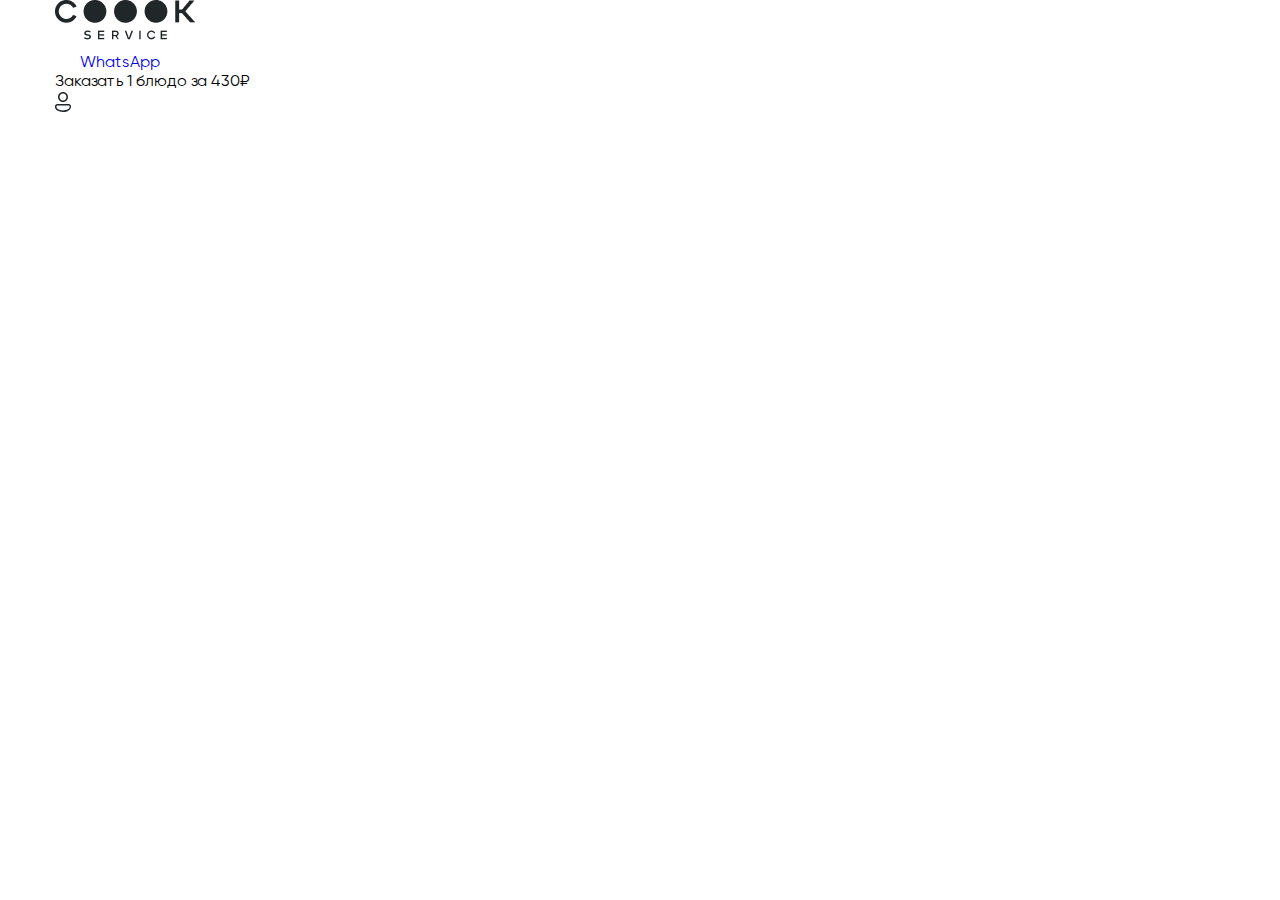
<file: index.html>
<!DOCTYPE html>
<html lang="en">
<head>
    <meta charset="UTF-8">
    <meta http-equiv="X-UA-Compatible" content="IE=edge">
    <meta name="viewport" content="width=device-width, initial-scale=1.0">
    <link rel="stylesheet" href="./font/stylesheet.css">
    <link rel="stylesheet" href="./css/style.css">
    <title>mainPages</title>
</head>
<body>
    <header class="header">
        <div class="container">
            <div class="header__content">
                <img src="./ascents/img/header/header-logo.png" alt="logo" class="header__logo">
                <div class="header__items">
                    <div class="header__item">
                        <img class="header__item--icon" src="./ascents/img/header/whatsApp-icon.svg" alt="WhatsApp">
                        <a class="header__title"  href="https://wa.me/51352545"> WhatsApp</a>
                    </div>
                    <p class="header__suptitle">Заказать 1 блюдо за 430₽</p>
                    <img src="./ascents/img/header/user-icon.svg" alt="user" class="header__user">
                </div>
            </div>
        </div>
    </header>  
</body>
</html>
</file>
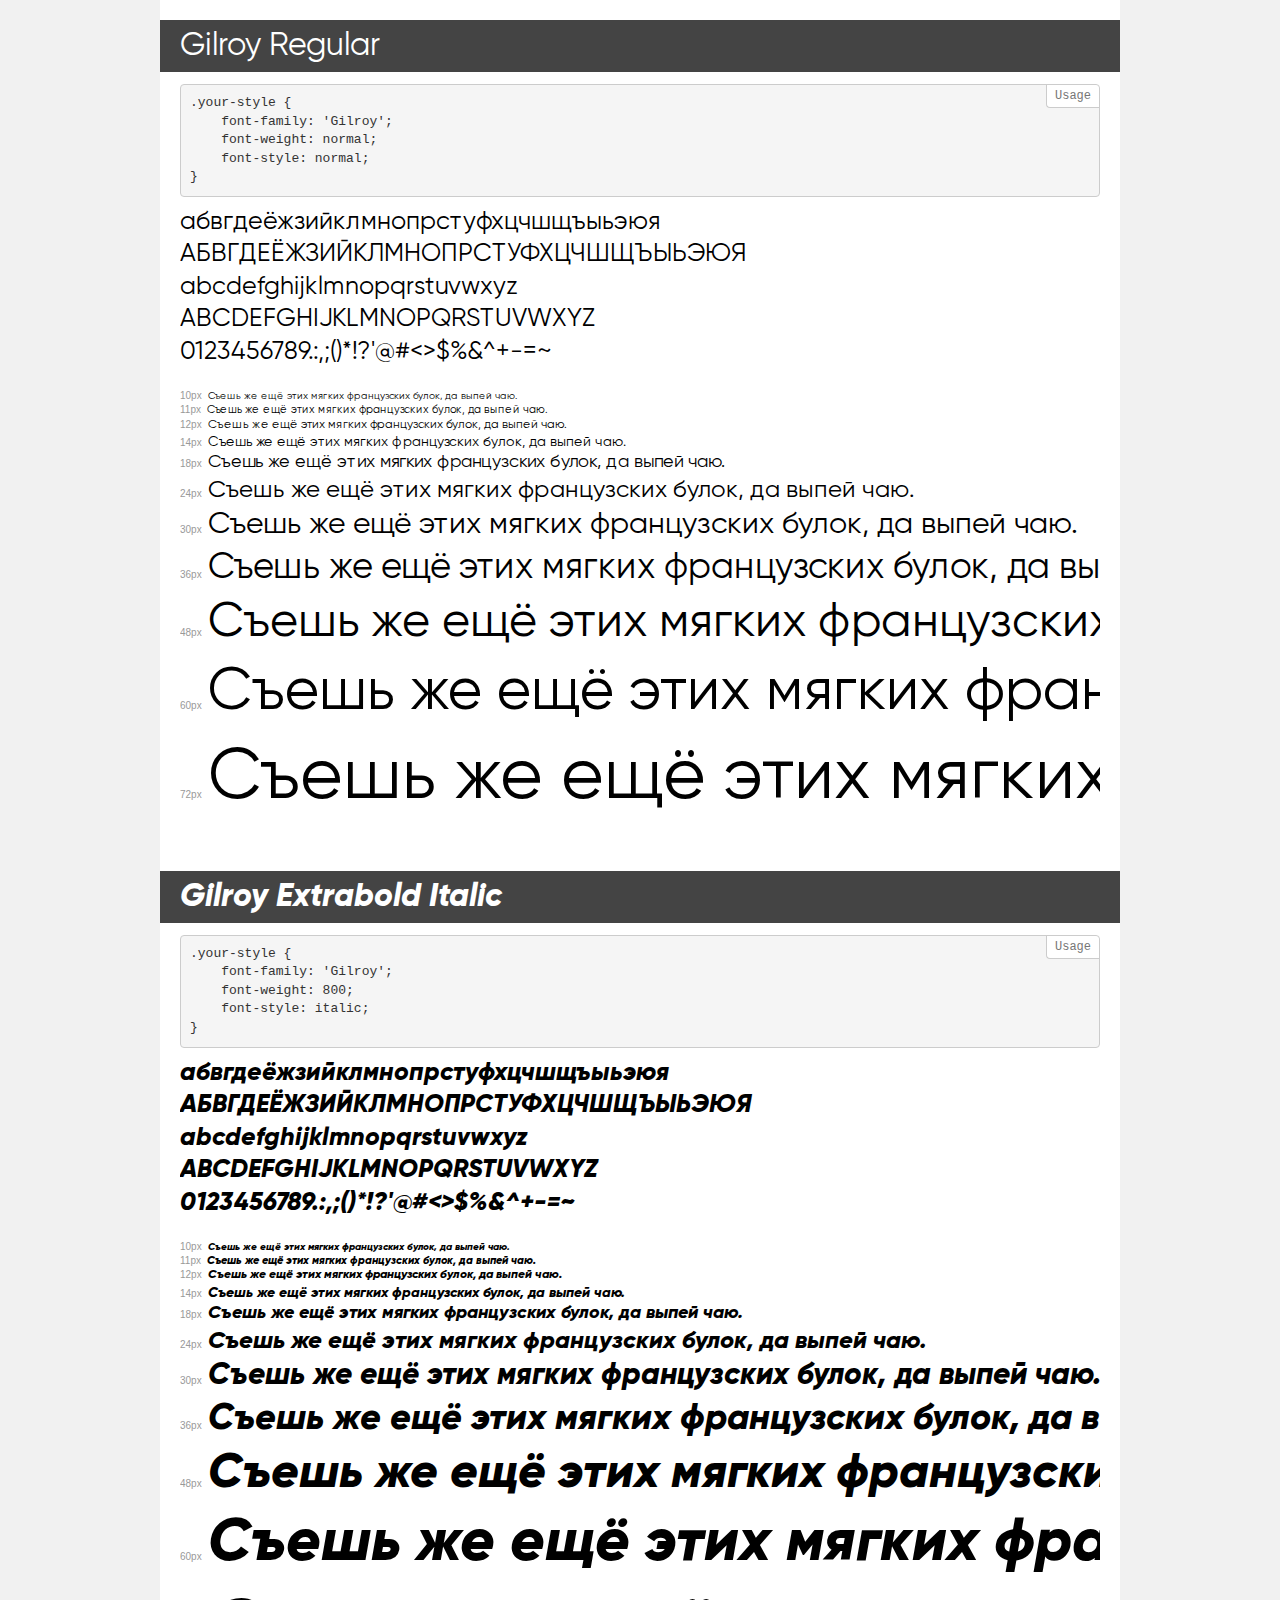
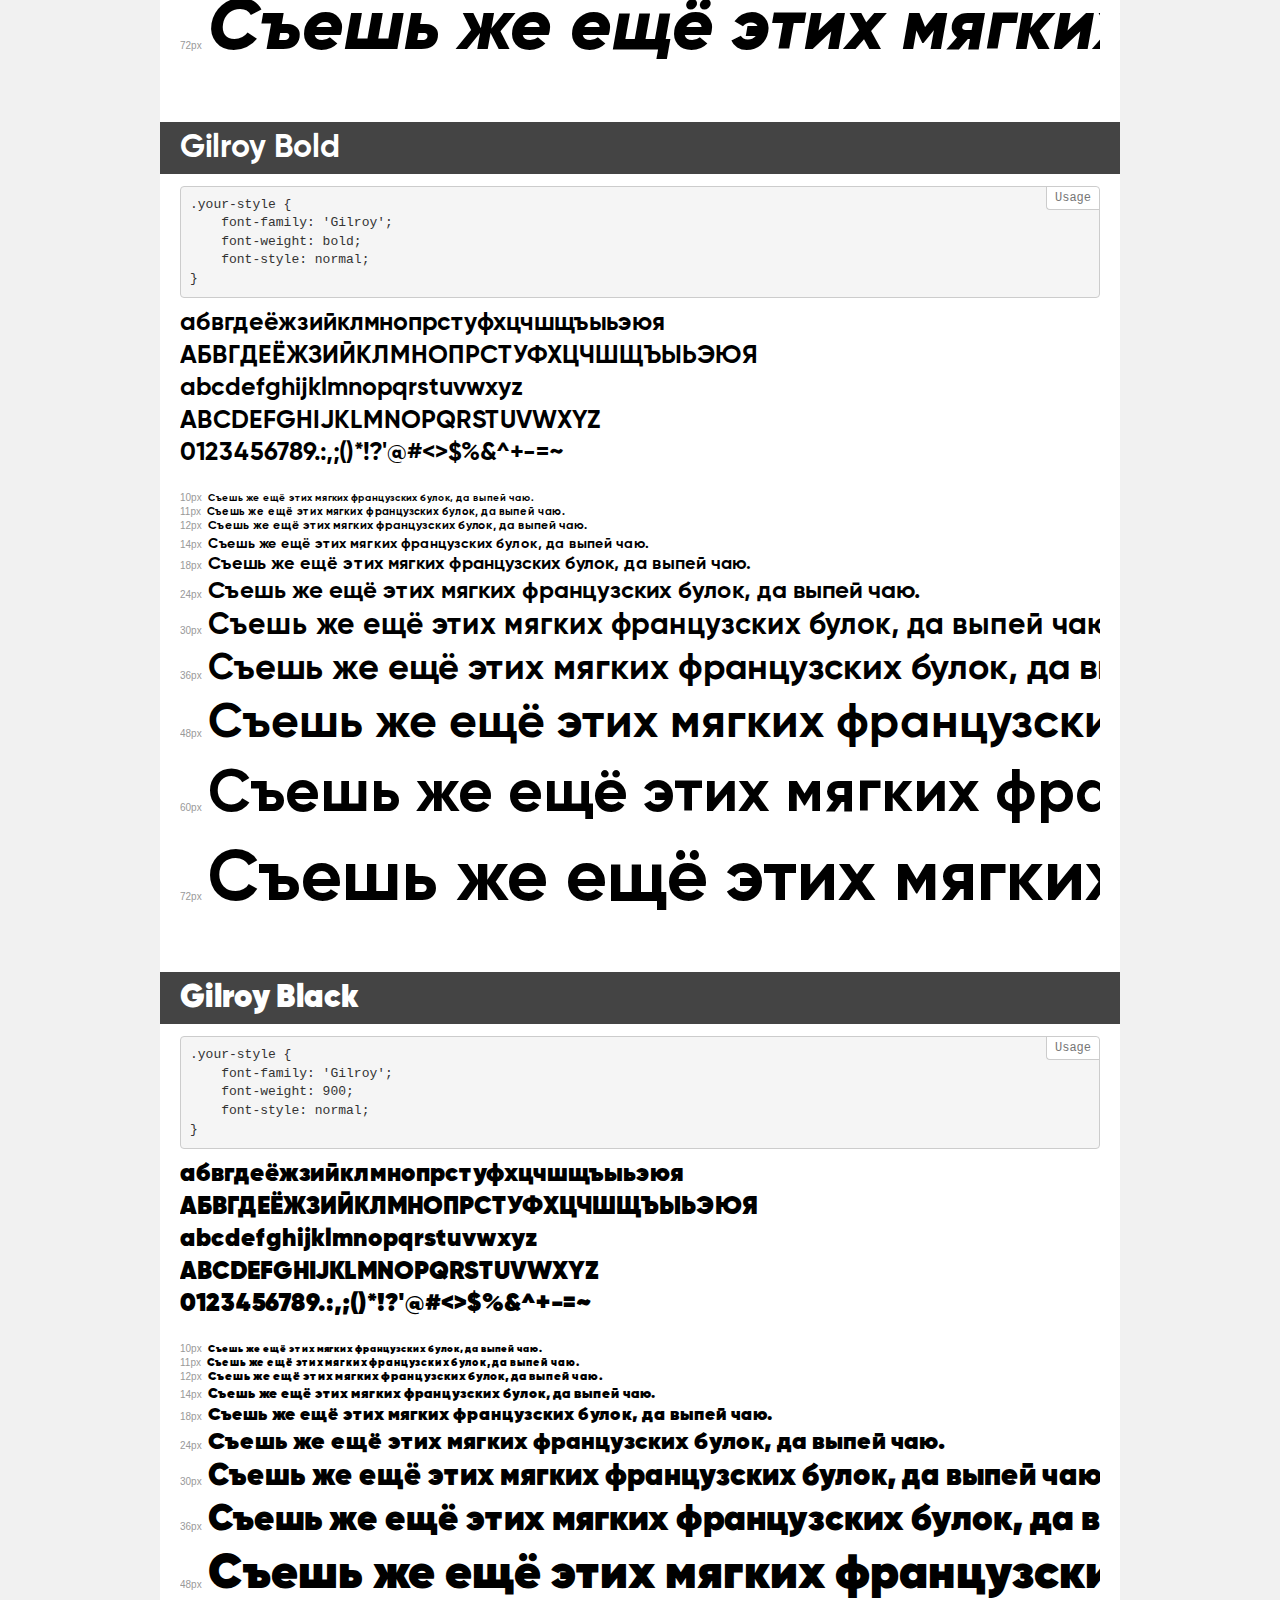
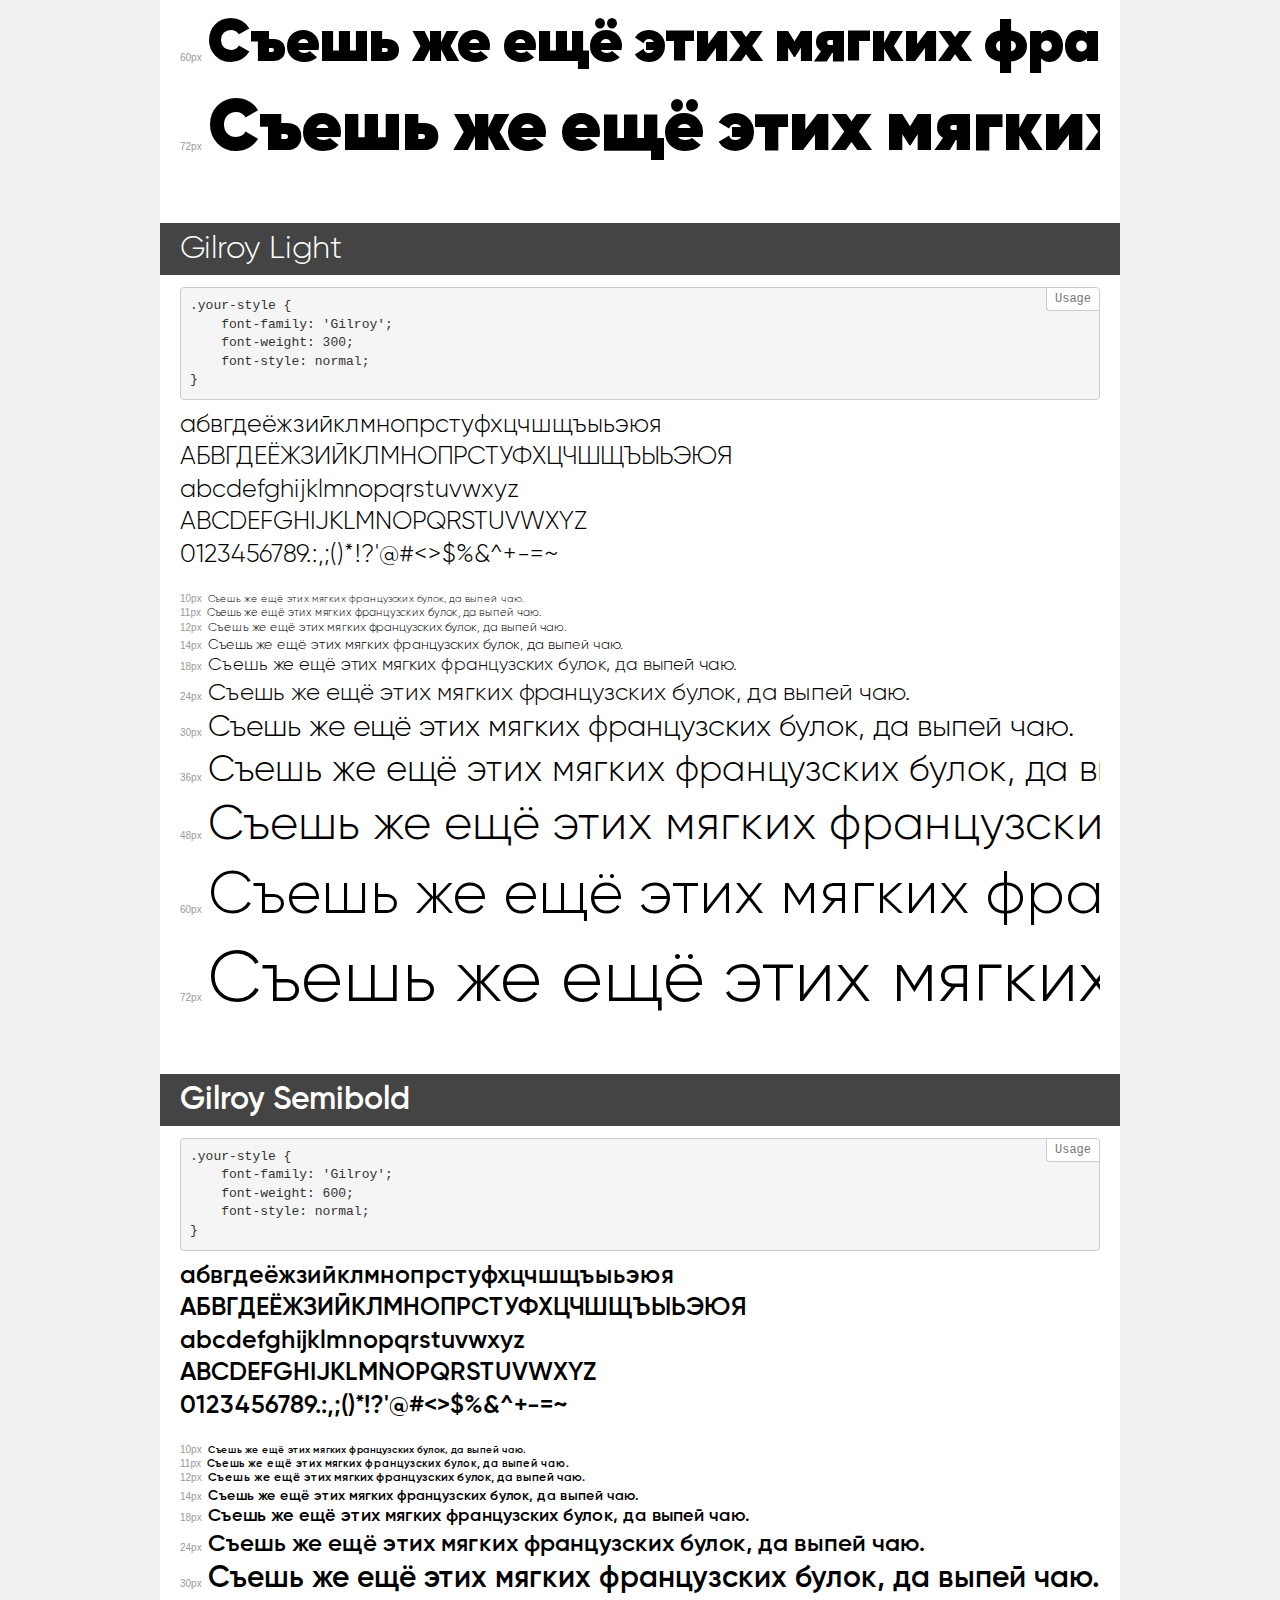
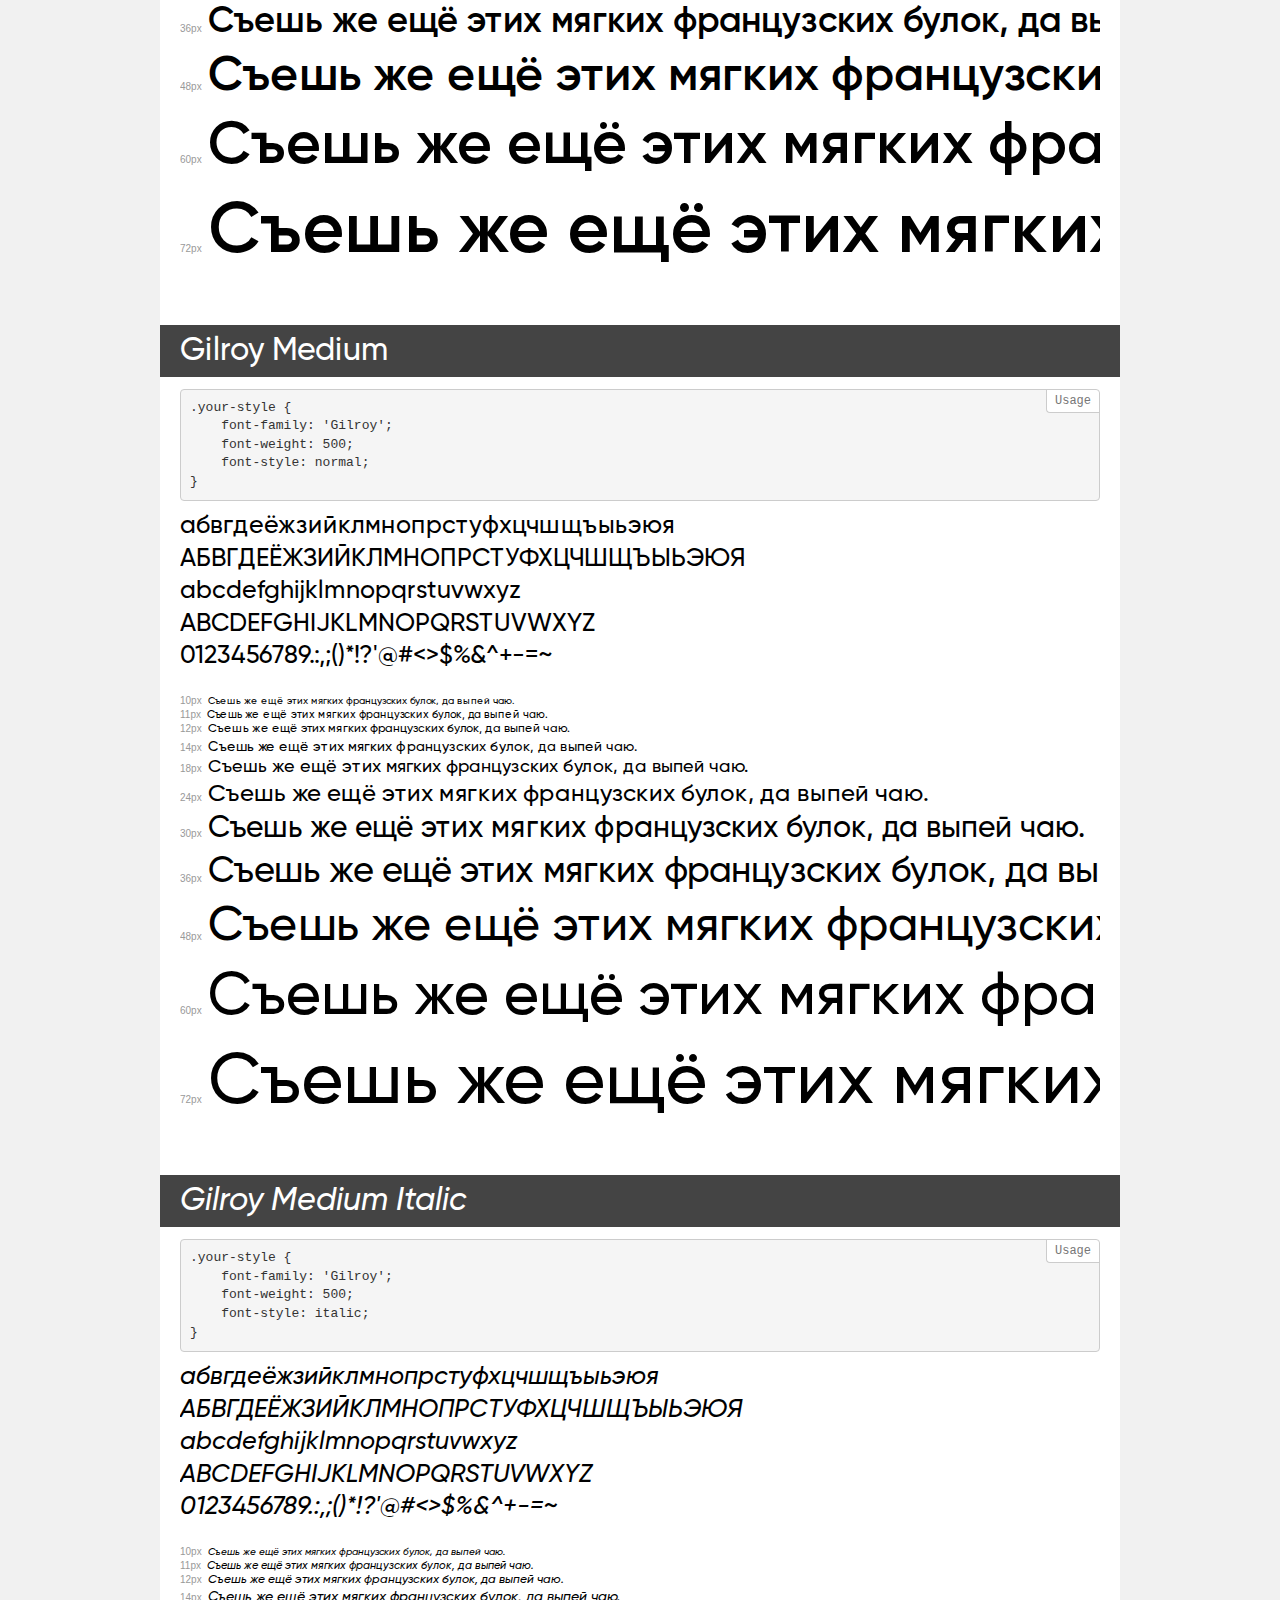
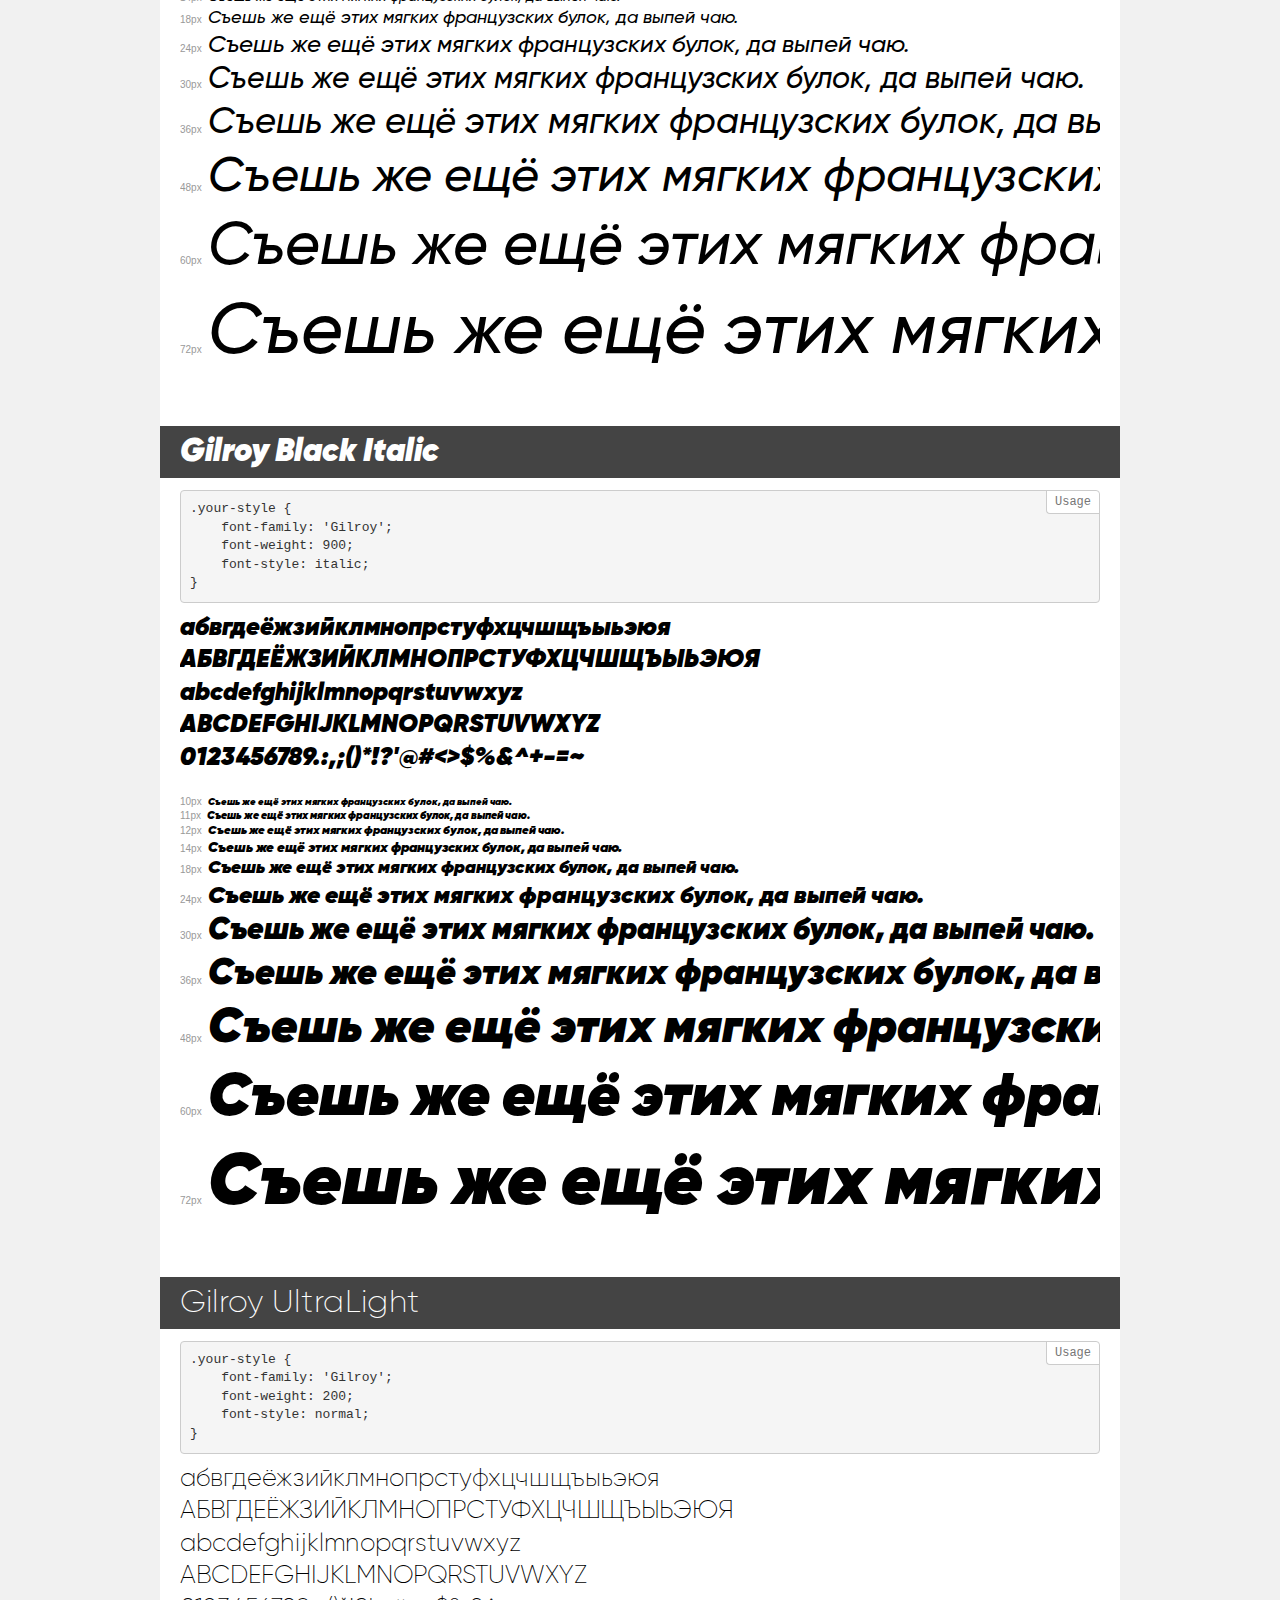
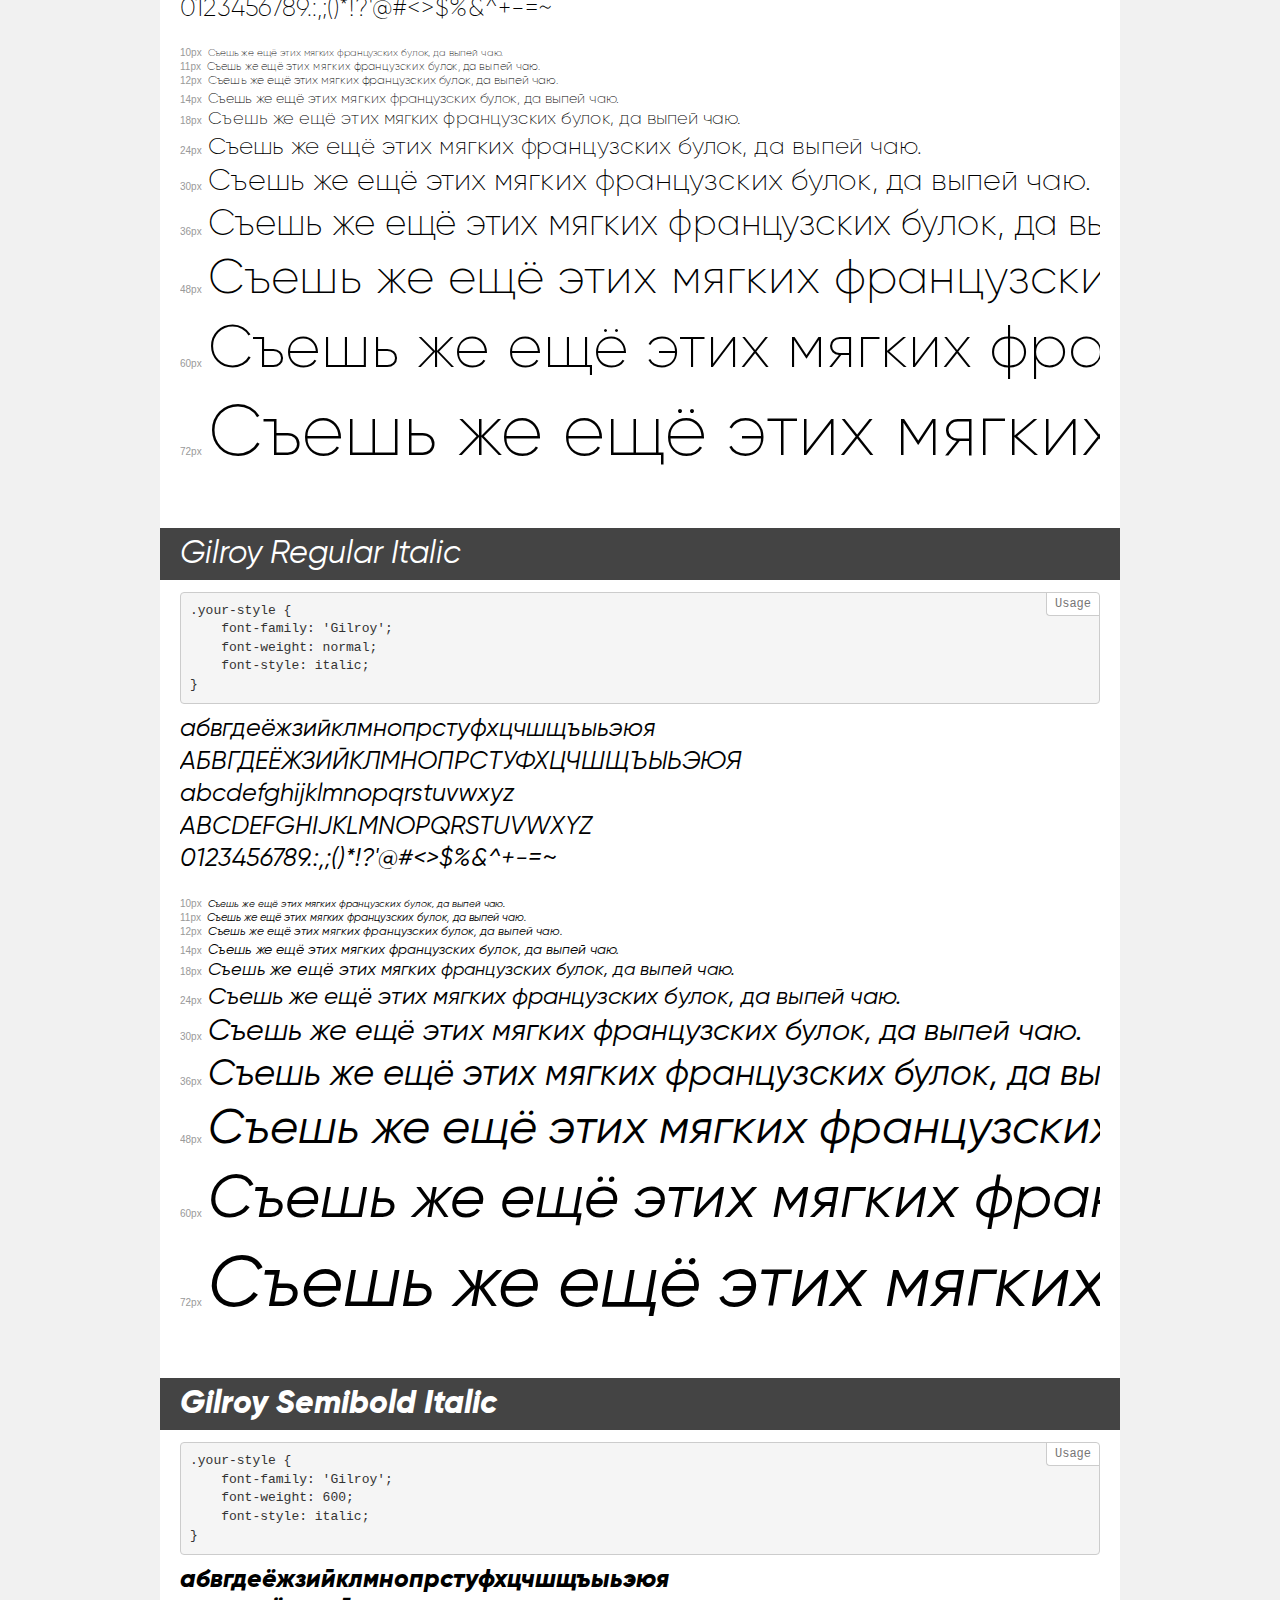
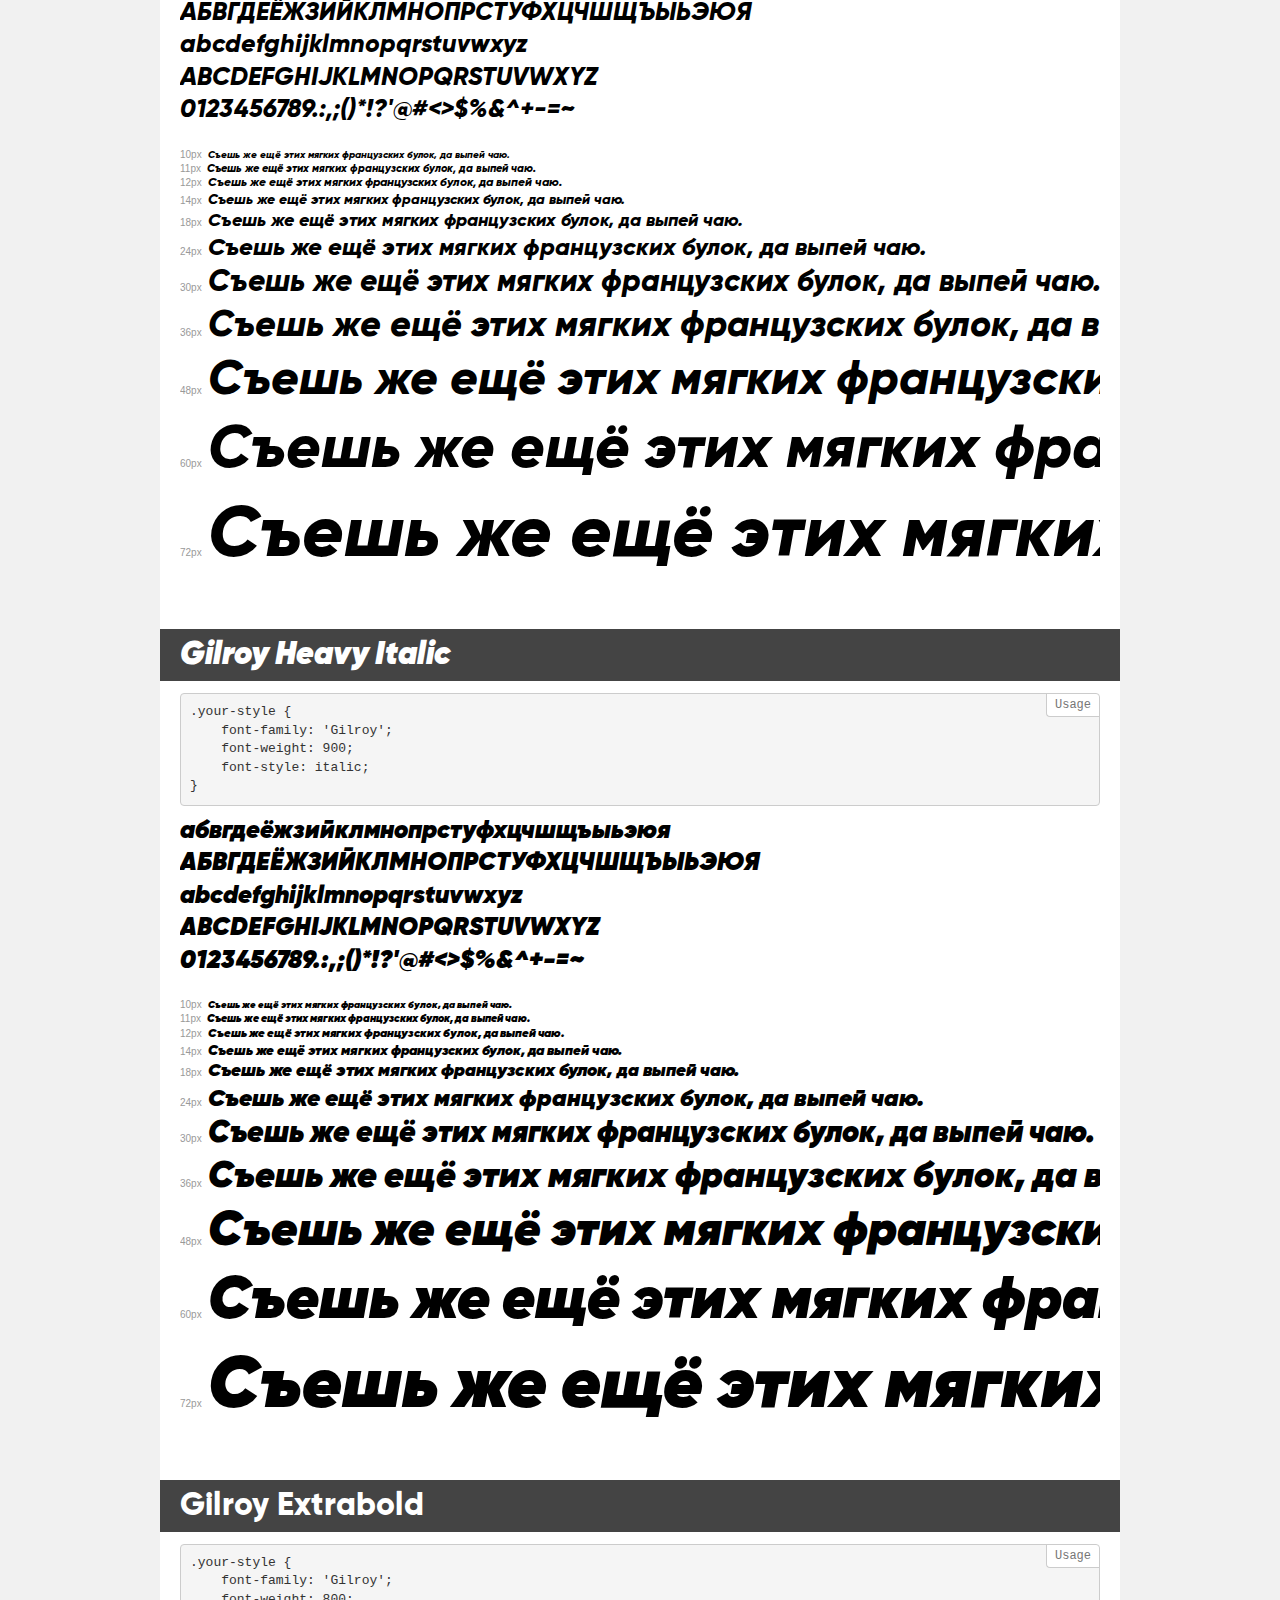
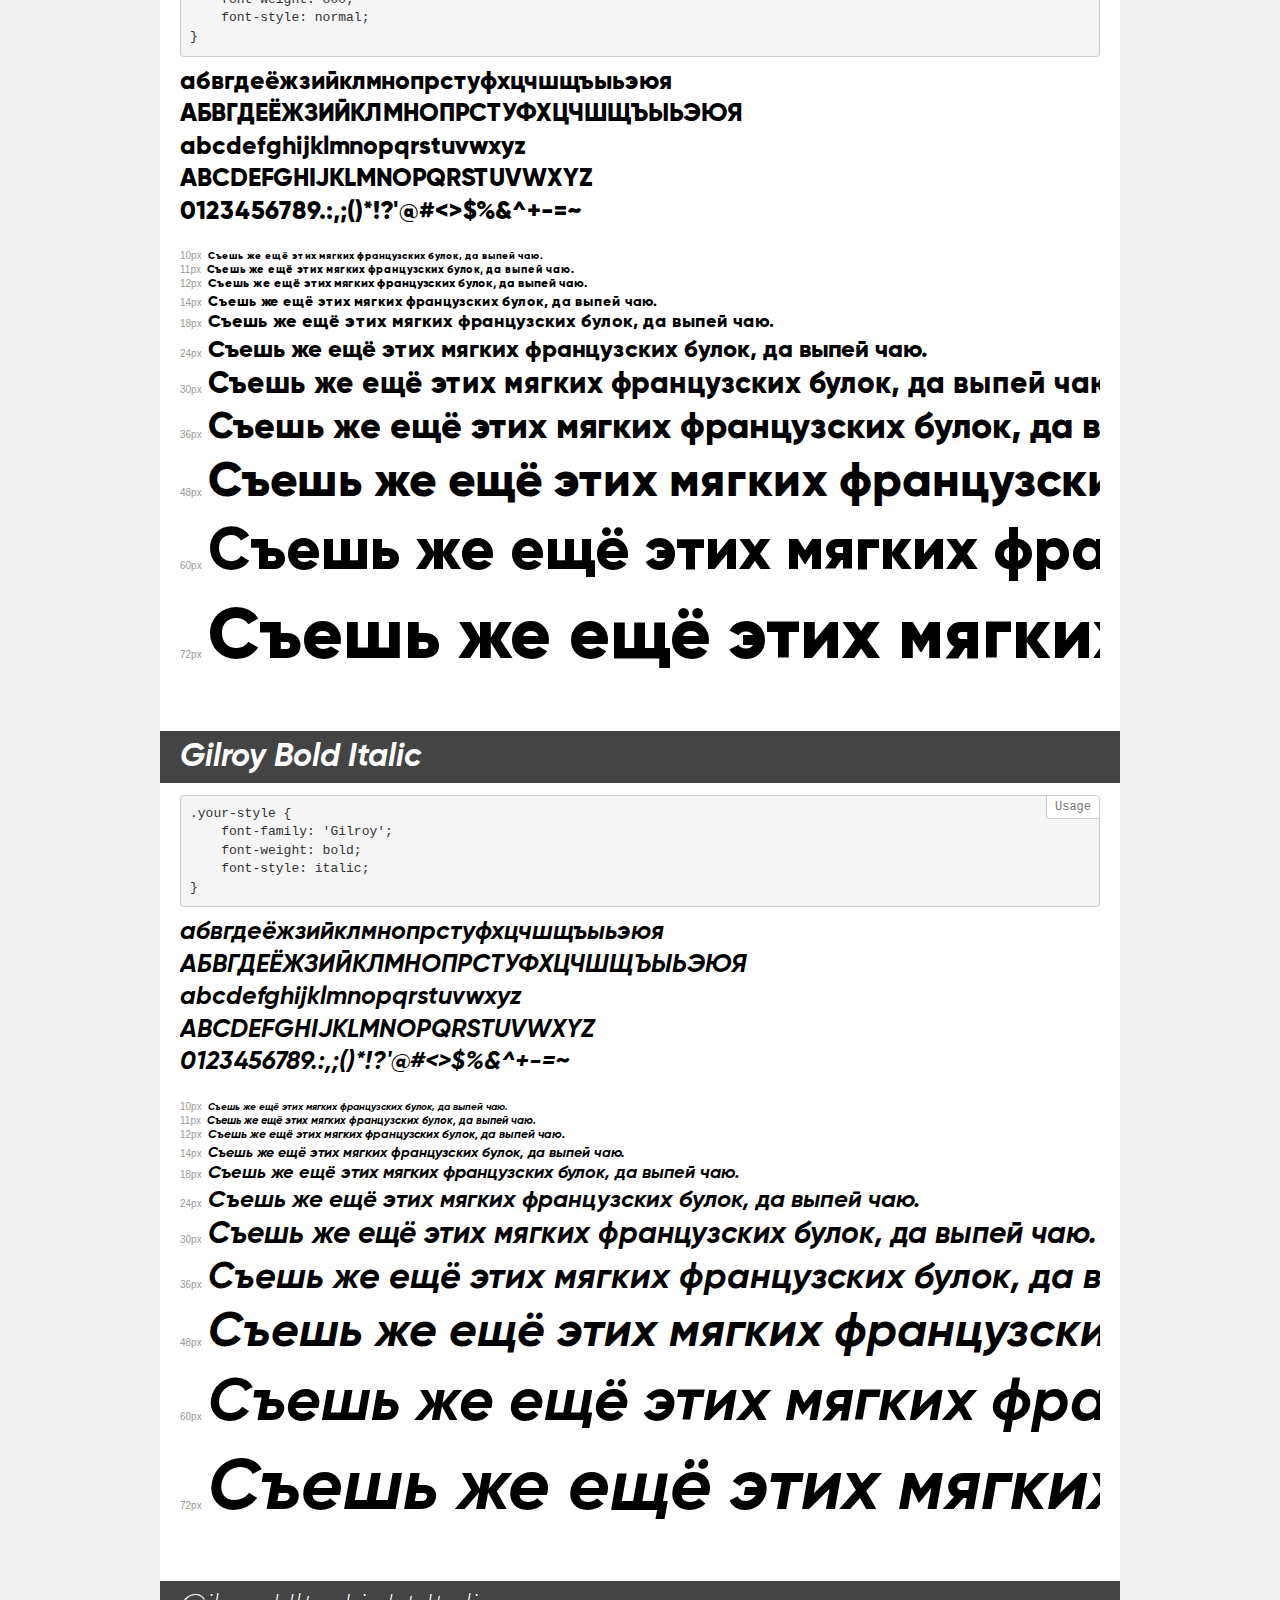
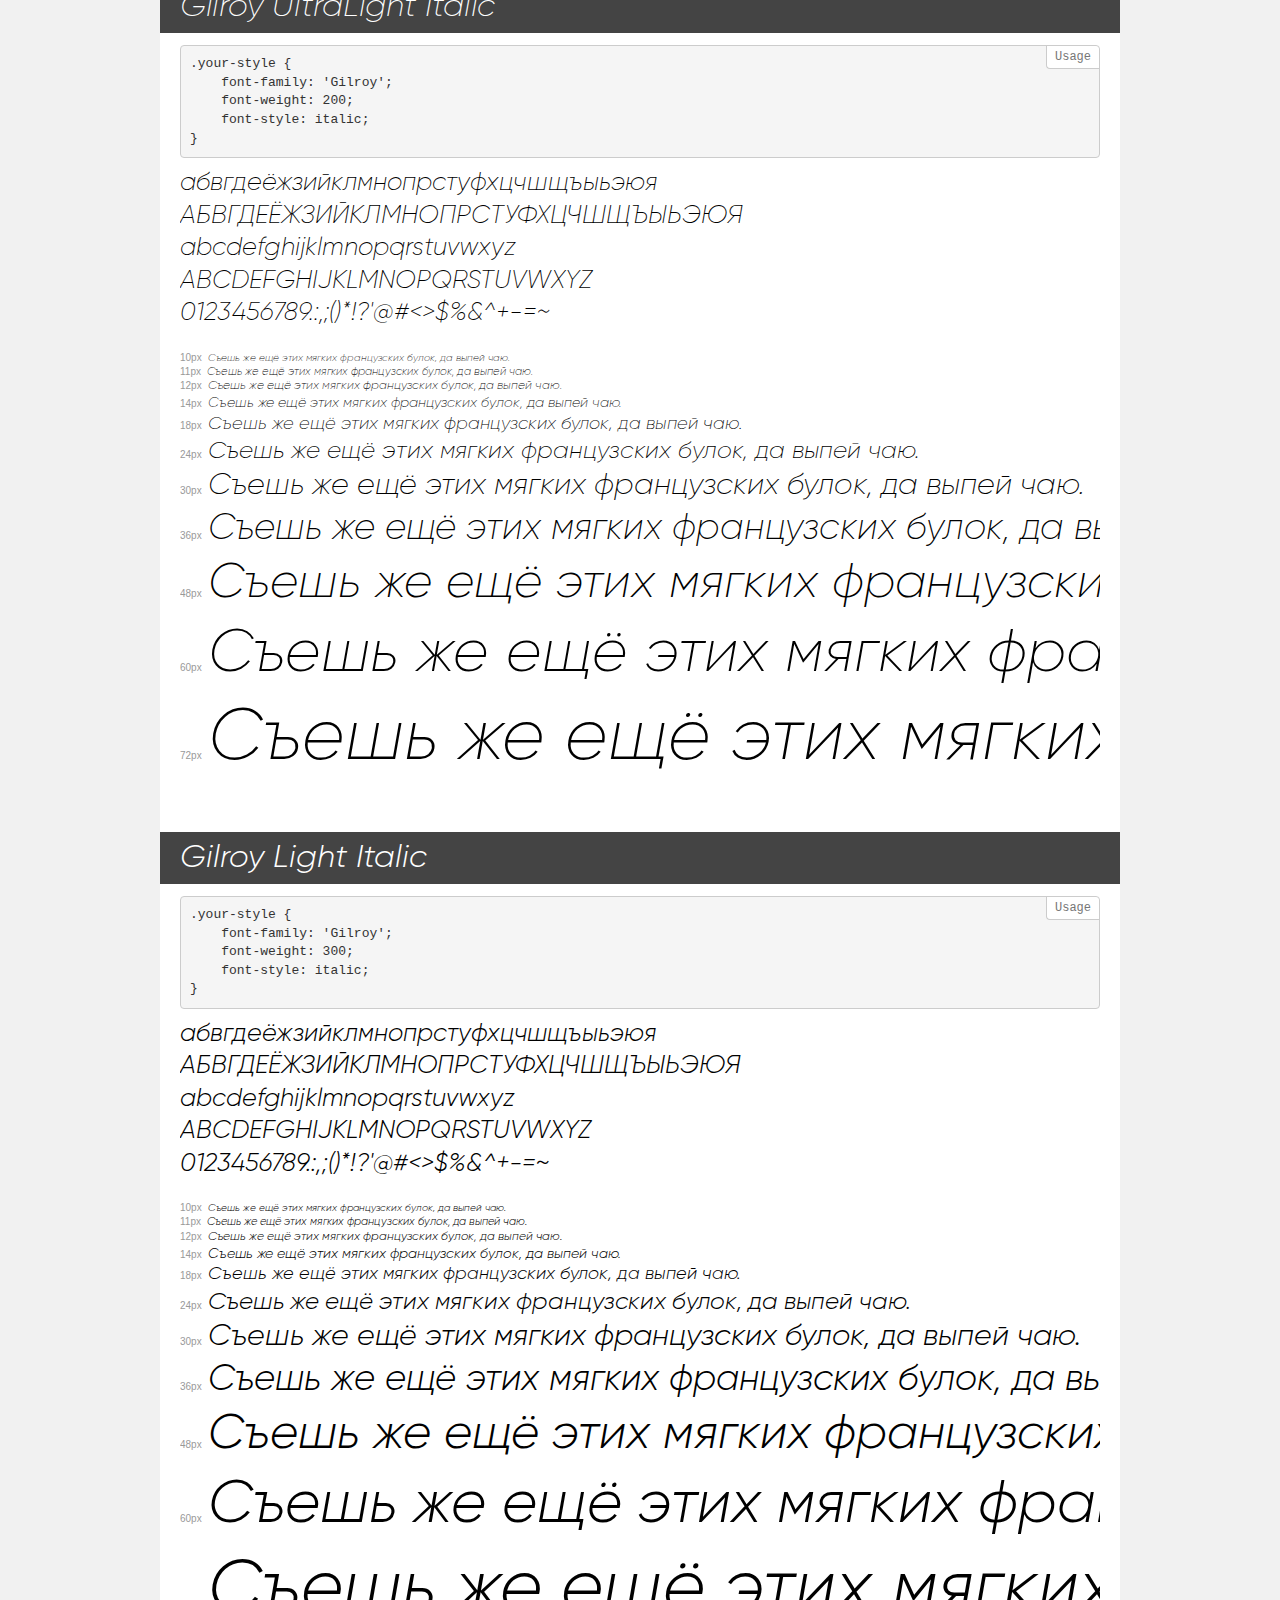
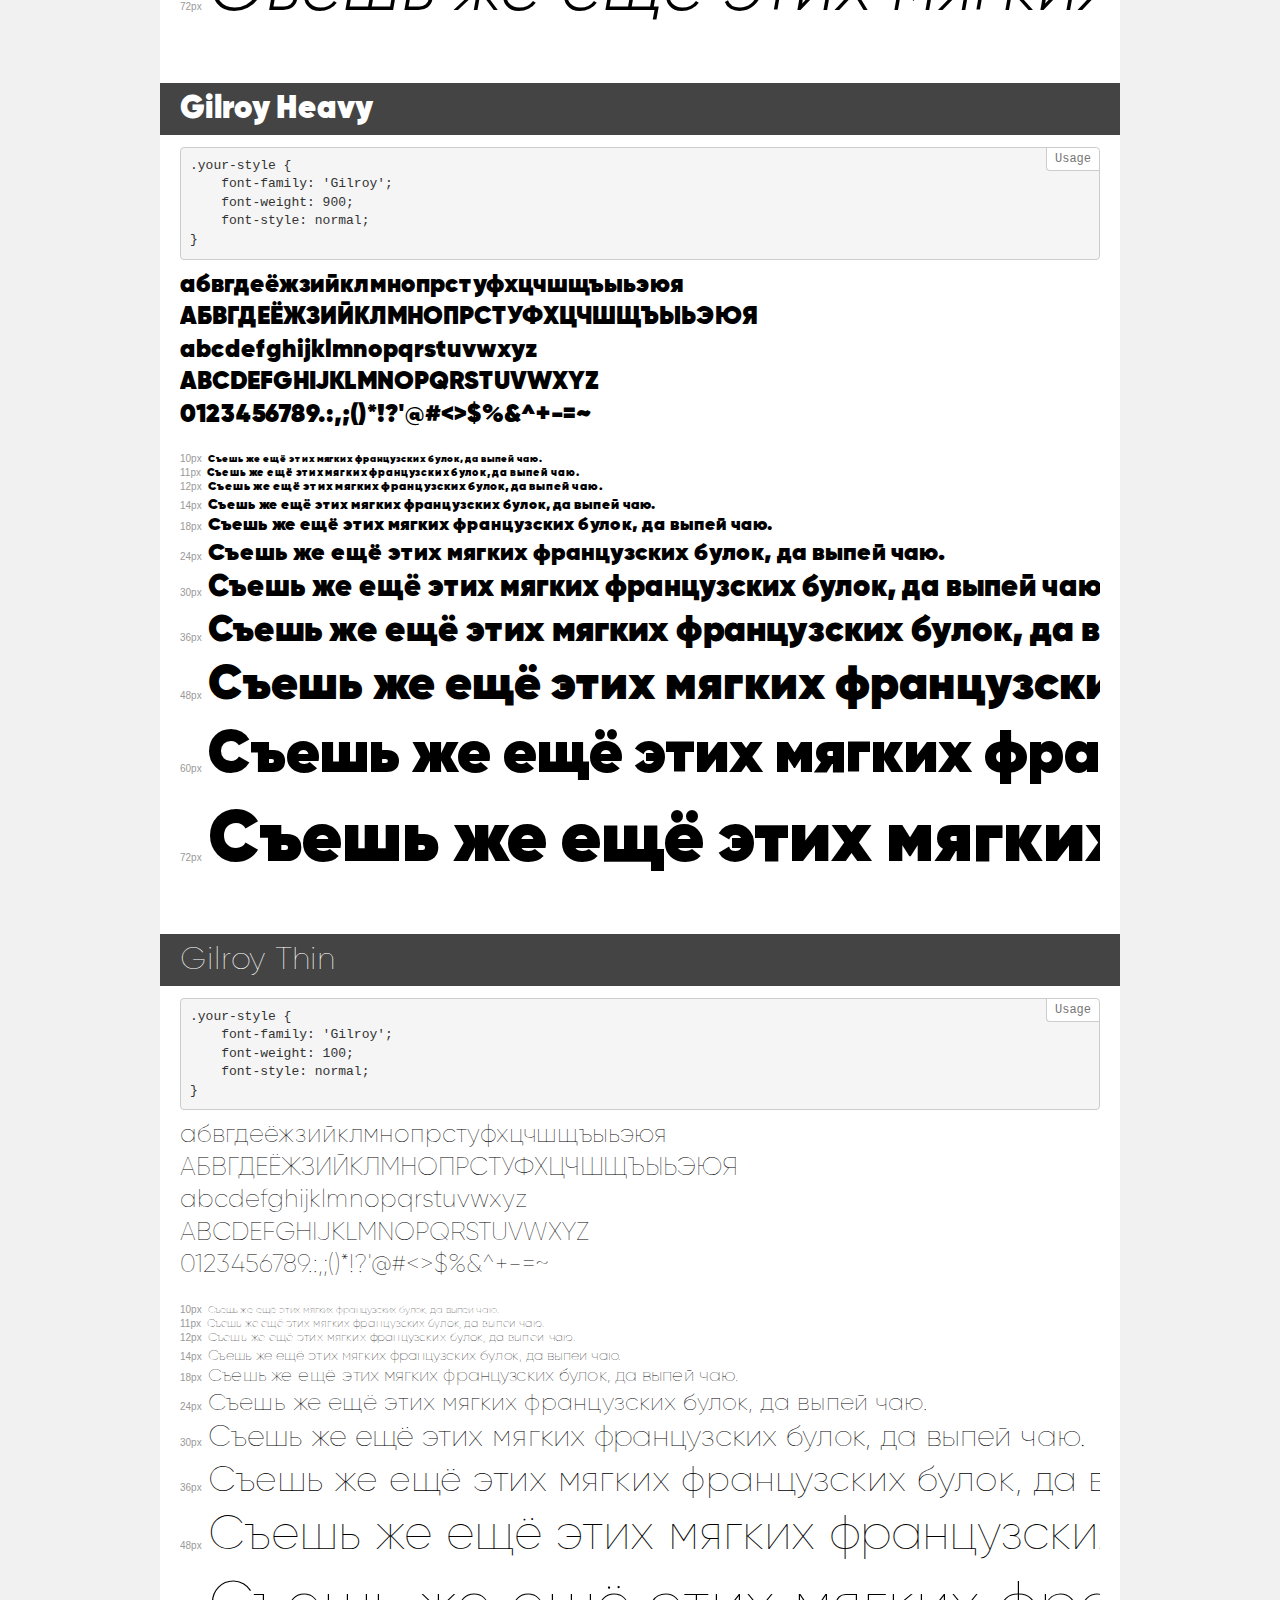
<file: font/demo.html>
<!DOCTYPE html>
<html>
<head>
    <meta charset="utf-8">
    <meta http-equiv="X-UA-Compatible" content="IE=edge">
    <meta name="viewport" content="width=device-width, initial-scale=1">
    <meta name="robots" content="noindex, noarchive">
    <meta name="format-detection" content="telephone=no">
    <title>Transfonter demo</title>
    <link href="stylesheet.css" rel="stylesheet">
    <style>
        /*
        http://meyerweb.com/eric/tools/css/reset/
        v2.0 | 20110126
        License: none (public domain)
        */
        html, body, div, span, applet, object, iframe,
        h1, h2, h3, h4, h5, h6, p, blockquote, pre,
        a, abbr, acronym, address, big, cite, code,
        del, dfn, em, img, ins, kbd, q, s, samp,
        small, strike, strong, sub, sup, tt, var,
        b, u, i, center,
        dl, dt, dd, ol, ul, li,
        fieldset, form, label, legend,
        table, caption, tbody, tfoot, thead, tr, th, td,
        article, aside, canvas, details, embed,
        figure, figcaption, footer, header, hgroup,
        menu, nav, output, ruby, section, summary,
        time, mark, audio, video {
            margin: 0;
            padding: 0;
            border: 0;
            font-size: 100%;
            font: inherit;
            vertical-align: baseline;
        }
        /* HTML5 display-role reset for older browsers */
        article, aside, details, figcaption, figure,
        footer, header, hgroup, menu, nav, section {
            display: block;
        }
        body {
            line-height: 1;
        }
        ol, ul {
            list-style: none;
        }
        blockquote, q {
            quotes: none;
        }
        blockquote:before, blockquote:after,
        q:before, q:after {
            content: '';
            content: none;
        }
        table {
            border-collapse: collapse;
            border-spacing: 0;
        }
        /* common styles */
        body {
            background: #f1f1f1;
            color: #000;
        }
        .page {
            background: #fff;
            width: 920px;
            margin: 0 auto;
            padding: 20px 20px 0 20px;
            overflow: hidden;
        }
        .font-container {
            overflow-x: auto;
            overflow-y: hidden;
            margin-bottom: 40px;
            line-height: 1.3;
            white-space: nowrap;
            padding-bottom: 5px;
        }
        h1 {
            position: relative;
            background: #444;
            font-size: 32px;
            color: #fff;
            padding: 10px 20px;
            margin: 0 -20px 12px -20px;
        }
        .letters {
            font-size: 25px;
            margin-bottom: 20px;
        }
        .s10:before {
            content: '10px';
        }
        .s11:before {
            content: '11px';
        }
        .s12:before {
            content: '12px';
        }
        .s14:before {
            content: '14px';
        }
        .s18:before {
            content: '18px';
        }
        .s24:before {
            content: '24px';
        }
        .s30:before {
            content: '30px';
        }
        .s36:before {
            content: '36px';
        }
        .s48:before {
            content: '48px';
        }
        .s60:before {
            content: '60px';
        }
        .s72:before {
            content: '72px';
        }
        .s10:before, .s11:before, .s12:before, .s14:before,
        .s18:before, .s24:before, .s30:before, .s36:before,
        .s48:before, .s60:before, .s72:before {
            font-family: Arial, sans-serif;
            font-size: 10px;
            font-weight: normal;
            font-style: normal;
            color: #999;
            padding-right: 6px;
        }
        pre {
            display: block;
            position: relative;
            padding: 9px;
            margin: 0 0 10px;
            font-family: Monaco, Menlo, Consolas, "Courier New", monospace !important;
            font-size: 13px;
            line-height: 1.428571429;
            color: #333;
            font-weight: normal !important;
            font-style: normal !important;
            background-color: #f5f5f5;
            border: 1px solid #ccc;
            overflow-x: auto;
            border-radius: 4px;
        }
        pre:after {
            display: block;
            position: absolute;
            right: 0;
            top: 0;
            content: 'Usage';
            line-height: 1;
            padding: 5px 8px;
            font-size: 12px;
            color: #767676;
            background-color: #fff;
            border: 1px solid #ccc;
            border-right: none;
            border-top: none;
            border-radius: 0 4px 0 4px;
            z-index: 10;
        }
        /* responsive */
        @media (max-width: 959px) {
            .page {
                width: auto;
                margin: 0;
            }
        }
    </style>
</head>
<body>
<div class="page">
    <div class="demo" style="font-family: 'Gilroy'; font-weight: normal; font-style: normal;">
        <h1>Gilroy Regular</h1>
        <pre>.your-style {
    font-family: 'Gilroy';
    font-weight: normal;
    font-style: normal;
}</pre>
        <div class="font-container">
            <p class="letters">
                абвгдеёжзийклмнопрстуфхцчшщъыьэюя<br>
АБВГДЕЁЖЗИЙКЛМНОПРСТУФХЦЧШЩЪЫЬЭЮЯ<br>
abcdefghijklmnopqrstuvwxyz<br>
ABCDEFGHIJKLMNOPQRSTUVWXYZ<br>
                0123456789.:,;()*!?'@#<>$%&^+-=~
            </p>
            <p class="s10" style="font-size: 10px;">Съешь же ещё этих мягких французских булок, да выпей чаю.</p>
            <p class="s11" style="font-size: 11px;">Съешь же ещё этих мягких французских булок, да выпей чаю.</p>
            <p class="s12" style="font-size: 12px;">Съешь же ещё этих мягких французских булок, да выпей чаю.</p>
            <p class="s14" style="font-size: 14px;">Съешь же ещё этих мягких французских булок, да выпей чаю.</p>
            <p class="s18" style="font-size: 18px;">Съешь же ещё этих мягких французских булок, да выпей чаю.</p>
            <p class="s24" style="font-size: 24px;">Съешь же ещё этих мягких французских булок, да выпей чаю.</p>
            <p class="s30" style="font-size: 30px;">Съешь же ещё этих мягких французских булок, да выпей чаю.</p>
            <p class="s36" style="font-size: 36px;">Съешь же ещё этих мягких французских булок, да выпей чаю.</p>
            <p class="s48" style="font-size: 48px;">Съешь же ещё этих мягких французских булок, да выпей чаю.</p>
            <p class="s60" style="font-size: 60px;">Съешь же ещё этих мягких французских булок, да выпей чаю.</p>
            <p class="s72" style="font-size: 72px;">Съешь же ещё этих мягких французских булок, да выпей чаю.</p>
        </div>
    </div>
    <div class="demo" style="font-family: 'Gilroy'; font-weight: 800; font-style: italic;">
        <h1>Gilroy Extrabold Italic</h1>
        <pre>.your-style {
    font-family: 'Gilroy';
    font-weight: 800;
    font-style: italic;
}</pre>
        <div class="font-container">
            <p class="letters">
                абвгдеёжзийклмнопрстуфхцчшщъыьэюя<br>
АБВГДЕЁЖЗИЙКЛМНОПРСТУФХЦЧШЩЪЫЬЭЮЯ<br>
abcdefghijklmnopqrstuvwxyz<br>
ABCDEFGHIJKLMNOPQRSTUVWXYZ<br>
                0123456789.:,;()*!?'@#<>$%&^+-=~
            </p>
            <p class="s10" style="font-size: 10px;">Съешь же ещё этих мягких французских булок, да выпей чаю.</p>
            <p class="s11" style="font-size: 11px;">Съешь же ещё этих мягких французских булок, да выпей чаю.</p>
            <p class="s12" style="font-size: 12px;">Съешь же ещё этих мягких французских булок, да выпей чаю.</p>
            <p class="s14" style="font-size: 14px;">Съешь же ещё этих мягких французских булок, да выпей чаю.</p>
            <p class="s18" style="font-size: 18px;">Съешь же ещё этих мягких французских булок, да выпей чаю.</p>
            <p class="s24" style="font-size: 24px;">Съешь же ещё этих мягких французских булок, да выпей чаю.</p>
            <p class="s30" style="font-size: 30px;">Съешь же ещё этих мягких французских булок, да выпей чаю.</p>
            <p class="s36" style="font-size: 36px;">Съешь же ещё этих мягких французских булок, да выпей чаю.</p>
            <p class="s48" style="font-size: 48px;">Съешь же ещё этих мягких французских булок, да выпей чаю.</p>
            <p class="s60" style="font-size: 60px;">Съешь же ещё этих мягких французских булок, да выпей чаю.</p>
            <p class="s72" style="font-size: 72px;">Съешь же ещё этих мягких французских булок, да выпей чаю.</p>
        </div>
    </div>
    <div class="demo" style="font-family: 'Gilroy'; font-weight: bold; font-style: normal;">
        <h1>Gilroy Bold</h1>
        <pre>.your-style {
    font-family: 'Gilroy';
    font-weight: bold;
    font-style: normal;
}</pre>
        <div class="font-container">
            <p class="letters">
                абвгдеёжзийклмнопрстуфхцчшщъыьэюя<br>
АБВГДЕЁЖЗИЙКЛМНОПРСТУФХЦЧШЩЪЫЬЭЮЯ<br>
abcdefghijklmnopqrstuvwxyz<br>
ABCDEFGHIJKLMNOPQRSTUVWXYZ<br>
                0123456789.:,;()*!?'@#<>$%&^+-=~
            </p>
            <p class="s10" style="font-size: 10px;">Съешь же ещё этих мягких французских булок, да выпей чаю.</p>
            <p class="s11" style="font-size: 11px;">Съешь же ещё этих мягких французских булок, да выпей чаю.</p>
            <p class="s12" style="font-size: 12px;">Съешь же ещё этих мягких французских булок, да выпей чаю.</p>
            <p class="s14" style="font-size: 14px;">Съешь же ещё этих мягких французских булок, да выпей чаю.</p>
            <p class="s18" style="font-size: 18px;">Съешь же ещё этих мягких французских булок, да выпей чаю.</p>
            <p class="s24" style="font-size: 24px;">Съешь же ещё этих мягких французских булок, да выпей чаю.</p>
            <p class="s30" style="font-size: 30px;">Съешь же ещё этих мягких французских булок, да выпей чаю.</p>
            <p class="s36" style="font-size: 36px;">Съешь же ещё этих мягких французских булок, да выпей чаю.</p>
            <p class="s48" style="font-size: 48px;">Съешь же ещё этих мягких французских булок, да выпей чаю.</p>
            <p class="s60" style="font-size: 60px;">Съешь же ещё этих мягких французских булок, да выпей чаю.</p>
            <p class="s72" style="font-size: 72px;">Съешь же ещё этих мягких французских булок, да выпей чаю.</p>
        </div>
    </div>
    <div class="demo" style="font-family: 'Gilroy'; font-weight: 900; font-style: normal;">
        <h1>Gilroy Black</h1>
        <pre>.your-style {
    font-family: 'Gilroy';
    font-weight: 900;
    font-style: normal;
}</pre>
        <div class="font-container">
            <p class="letters">
                абвгдеёжзийклмнопрстуфхцчшщъыьэюя<br>
АБВГДЕЁЖЗИЙКЛМНОПРСТУФХЦЧШЩЪЫЬЭЮЯ<br>
abcdefghijklmnopqrstuvwxyz<br>
ABCDEFGHIJKLMNOPQRSTUVWXYZ<br>
                0123456789.:,;()*!?'@#<>$%&^+-=~
            </p>
            <p class="s10" style="font-size: 10px;">Съешь же ещё этих мягких французских булок, да выпей чаю.</p>
            <p class="s11" style="font-size: 11px;">Съешь же ещё этих мягких французских булок, да выпей чаю.</p>
            <p class="s12" style="font-size: 12px;">Съешь же ещё этих мягких французских булок, да выпей чаю.</p>
            <p class="s14" style="font-size: 14px;">Съешь же ещё этих мягких французских булок, да выпей чаю.</p>
            <p class="s18" style="font-size: 18px;">Съешь же ещё этих мягких французских булок, да выпей чаю.</p>
            <p class="s24" style="font-size: 24px;">Съешь же ещё этих мягких французских булок, да выпей чаю.</p>
            <p class="s30" style="font-size: 30px;">Съешь же ещё этих мягких французских булок, да выпей чаю.</p>
            <p class="s36" style="font-size: 36px;">Съешь же ещё этих мягких французских булок, да выпей чаю.</p>
            <p class="s48" style="font-size: 48px;">Съешь же ещё этих мягких французских булок, да выпей чаю.</p>
            <p class="s60" style="font-size: 60px;">Съешь же ещё этих мягких французских булок, да выпей чаю.</p>
            <p class="s72" style="font-size: 72px;">Съешь же ещё этих мягких французских булок, да выпей чаю.</p>
        </div>
    </div>
    <div class="demo" style="font-family: 'Gilroy'; font-weight: 300; font-style: normal;">
        <h1>Gilroy Light</h1>
        <pre>.your-style {
    font-family: 'Gilroy';
    font-weight: 300;
    font-style: normal;
}</pre>
        <div class="font-container">
            <p class="letters">
                абвгдеёжзийклмнопрстуфхцчшщъыьэюя<br>
АБВГДЕЁЖЗИЙКЛМНОПРСТУФХЦЧШЩЪЫЬЭЮЯ<br>
abcdefghijklmnopqrstuvwxyz<br>
ABCDEFGHIJKLMNOPQRSTUVWXYZ<br>
                0123456789.:,;()*!?'@#<>$%&^+-=~
            </p>
            <p class="s10" style="font-size: 10px;">Съешь же ещё этих мягких французских булок, да выпей чаю.</p>
            <p class="s11" style="font-size: 11px;">Съешь же ещё этих мягких французских булок, да выпей чаю.</p>
            <p class="s12" style="font-size: 12px;">Съешь же ещё этих мягких французских булок, да выпей чаю.</p>
            <p class="s14" style="font-size: 14px;">Съешь же ещё этих мягких французских булок, да выпей чаю.</p>
            <p class="s18" style="font-size: 18px;">Съешь же ещё этих мягких французских булок, да выпей чаю.</p>
            <p class="s24" style="font-size: 24px;">Съешь же ещё этих мягких французских булок, да выпей чаю.</p>
            <p class="s30" style="font-size: 30px;">Съешь же ещё этих мягких французских булок, да выпей чаю.</p>
            <p class="s36" style="font-size: 36px;">Съешь же ещё этих мягких французских булок, да выпей чаю.</p>
            <p class="s48" style="font-size: 48px;">Съешь же ещё этих мягких французских булок, да выпей чаю.</p>
            <p class="s60" style="font-size: 60px;">Съешь же ещё этих мягких французских булок, да выпей чаю.</p>
            <p class="s72" style="font-size: 72px;">Съешь же ещё этих мягких французских булок, да выпей чаю.</p>
        </div>
    </div>
    <div class="demo" style="font-family: 'Gilroy'; font-weight: 600; font-style: normal;">
        <h1>Gilroy Semibold</h1>
        <pre>.your-style {
    font-family: 'Gilroy';
    font-weight: 600;
    font-style: normal;
}</pre>
        <div class="font-container">
            <p class="letters">
                абвгдеёжзийклмнопрстуфхцчшщъыьэюя<br>
АБВГДЕЁЖЗИЙКЛМНОПРСТУФХЦЧШЩЪЫЬЭЮЯ<br>
abcdefghijklmnopqrstuvwxyz<br>
ABCDEFGHIJKLMNOPQRSTUVWXYZ<br>
                0123456789.:,;()*!?'@#<>$%&^+-=~
            </p>
            <p class="s10" style="font-size: 10px;">Съешь же ещё этих мягких французских булок, да выпей чаю.</p>
            <p class="s11" style="font-size: 11px;">Съешь же ещё этих мягких французских булок, да выпей чаю.</p>
            <p class="s12" style="font-size: 12px;">Съешь же ещё этих мягких французских булок, да выпей чаю.</p>
            <p class="s14" style="font-size: 14px;">Съешь же ещё этих мягких французских булок, да выпей чаю.</p>
            <p class="s18" style="font-size: 18px;">Съешь же ещё этих мягких французских булок, да выпей чаю.</p>
            <p class="s24" style="font-size: 24px;">Съешь же ещё этих мягких французских булок, да выпей чаю.</p>
            <p class="s30" style="font-size: 30px;">Съешь же ещё этих мягких французских булок, да выпей чаю.</p>
            <p class="s36" style="font-size: 36px;">Съешь же ещё этих мягких французских булок, да выпей чаю.</p>
            <p class="s48" style="font-size: 48px;">Съешь же ещё этих мягких французских булок, да выпей чаю.</p>
            <p class="s60" style="font-size: 60px;">Съешь же ещё этих мягких французских булок, да выпей чаю.</p>
            <p class="s72" style="font-size: 72px;">Съешь же ещё этих мягких французских булок, да выпей чаю.</p>
        </div>
    </div>
    <div class="demo" style="font-family: 'Gilroy'; font-weight: 500; font-style: normal;">
        <h1>Gilroy Medium</h1>
        <pre>.your-style {
    font-family: 'Gilroy';
    font-weight: 500;
    font-style: normal;
}</pre>
        <div class="font-container">
            <p class="letters">
                абвгдеёжзийклмнопрстуфхцчшщъыьэюя<br>
АБВГДЕЁЖЗИЙКЛМНОПРСТУФХЦЧШЩЪЫЬЭЮЯ<br>
abcdefghijklmnopqrstuvwxyz<br>
ABCDEFGHIJKLMNOPQRSTUVWXYZ<br>
                0123456789.:,;()*!?'@#<>$%&^+-=~
            </p>
            <p class="s10" style="font-size: 10px;">Съешь же ещё этих мягких французских булок, да выпей чаю.</p>
            <p class="s11" style="font-size: 11px;">Съешь же ещё этих мягких французских булок, да выпей чаю.</p>
            <p class="s12" style="font-size: 12px;">Съешь же ещё этих мягких французских булок, да выпей чаю.</p>
            <p class="s14" style="font-size: 14px;">Съешь же ещё этих мягких французских булок, да выпей чаю.</p>
            <p class="s18" style="font-size: 18px;">Съешь же ещё этих мягких французских булок, да выпей чаю.</p>
            <p class="s24" style="font-size: 24px;">Съешь же ещё этих мягких французских булок, да выпей чаю.</p>
            <p class="s30" style="font-size: 30px;">Съешь же ещё этих мягких французских булок, да выпей чаю.</p>
            <p class="s36" style="font-size: 36px;">Съешь же ещё этих мягких французских булок, да выпей чаю.</p>
            <p class="s48" style="font-size: 48px;">Съешь же ещё этих мягких французских булок, да выпей чаю.</p>
            <p class="s60" style="font-size: 60px;">Съешь же ещё этих мягких французских булок, да выпей чаю.</p>
            <p class="s72" style="font-size: 72px;">Съешь же ещё этих мягких французских булок, да выпей чаю.</p>
        </div>
    </div>
    <div class="demo" style="font-family: 'Gilroy'; font-weight: 500; font-style: italic;">
        <h1>Gilroy Medium Italic</h1>
        <pre>.your-style {
    font-family: 'Gilroy';
    font-weight: 500;
    font-style: italic;
}</pre>
        <div class="font-container">
            <p class="letters">
                абвгдеёжзийклмнопрстуфхцчшщъыьэюя<br>
АБВГДЕЁЖЗИЙКЛМНОПРСТУФХЦЧШЩЪЫЬЭЮЯ<br>
abcdefghijklmnopqrstuvwxyz<br>
ABCDEFGHIJKLMNOPQRSTUVWXYZ<br>
                0123456789.:,;()*!?'@#<>$%&^+-=~
            </p>
            <p class="s10" style="font-size: 10px;">Съешь же ещё этих мягких французских булок, да выпей чаю.</p>
            <p class="s11" style="font-size: 11px;">Съешь же ещё этих мягких французских булок, да выпей чаю.</p>
            <p class="s12" style="font-size: 12px;">Съешь же ещё этих мягких французских булок, да выпей чаю.</p>
            <p class="s14" style="font-size: 14px;">Съешь же ещё этих мягких французских булок, да выпей чаю.</p>
            <p class="s18" style="font-size: 18px;">Съешь же ещё этих мягких французских булок, да выпей чаю.</p>
            <p class="s24" style="font-size: 24px;">Съешь же ещё этих мягких французских булок, да выпей чаю.</p>
            <p class="s30" style="font-size: 30px;">Съешь же ещё этих мягких французских булок, да выпей чаю.</p>
            <p class="s36" style="font-size: 36px;">Съешь же ещё этих мягких французских булок, да выпей чаю.</p>
            <p class="s48" style="font-size: 48px;">Съешь же ещё этих мягких французских булок, да выпей чаю.</p>
            <p class="s60" style="font-size: 60px;">Съешь же ещё этих мягких французских булок, да выпей чаю.</p>
            <p class="s72" style="font-size: 72px;">Съешь же ещё этих мягких французских булок, да выпей чаю.</p>
        </div>
    </div>
    <div class="demo" style="font-family: 'Gilroy'; font-weight: 900; font-style: italic;">
        <h1>Gilroy Black Italic</h1>
        <pre>.your-style {
    font-family: 'Gilroy';
    font-weight: 900;
    font-style: italic;
}</pre>
        <div class="font-container">
            <p class="letters">
                абвгдеёжзийклмнопрстуфхцчшщъыьэюя<br>
АБВГДЕЁЖЗИЙКЛМНОПРСТУФХЦЧШЩЪЫЬЭЮЯ<br>
abcdefghijklmnopqrstuvwxyz<br>
ABCDEFGHIJKLMNOPQRSTUVWXYZ<br>
                0123456789.:,;()*!?'@#<>$%&^+-=~
            </p>
            <p class="s10" style="font-size: 10px;">Съешь же ещё этих мягких французских булок, да выпей чаю.</p>
            <p class="s11" style="font-size: 11px;">Съешь же ещё этих мягких французских булок, да выпей чаю.</p>
            <p class="s12" style="font-size: 12px;">Съешь же ещё этих мягких французских булок, да выпей чаю.</p>
            <p class="s14" style="font-size: 14px;">Съешь же ещё этих мягких французских булок, да выпей чаю.</p>
            <p class="s18" style="font-size: 18px;">Съешь же ещё этих мягких французских булок, да выпей чаю.</p>
            <p class="s24" style="font-size: 24px;">Съешь же ещё этих мягких французских булок, да выпей чаю.</p>
            <p class="s30" style="font-size: 30px;">Съешь же ещё этих мягких французских булок, да выпей чаю.</p>
            <p class="s36" style="font-size: 36px;">Съешь же ещё этих мягких французских булок, да выпей чаю.</p>
            <p class="s48" style="font-size: 48px;">Съешь же ещё этих мягких французских булок, да выпей чаю.</p>
            <p class="s60" style="font-size: 60px;">Съешь же ещё этих мягких французских булок, да выпей чаю.</p>
            <p class="s72" style="font-size: 72px;">Съешь же ещё этих мягких французских булок, да выпей чаю.</p>
        </div>
    </div>
    <div class="demo" style="font-family: 'Gilroy'; font-weight: 200; font-style: normal;">
        <h1>Gilroy UltraLight</h1>
        <pre>.your-style {
    font-family: 'Gilroy';
    font-weight: 200;
    font-style: normal;
}</pre>
        <div class="font-container">
            <p class="letters">
                абвгдеёжзийклмнопрстуфхцчшщъыьэюя<br>
АБВГДЕЁЖЗИЙКЛМНОПРСТУФХЦЧШЩЪЫЬЭЮЯ<br>
abcdefghijklmnopqrstuvwxyz<br>
ABCDEFGHIJKLMNOPQRSTUVWXYZ<br>
                0123456789.:,;()*!?'@#<>$%&^+-=~
            </p>
            <p class="s10" style="font-size: 10px;">Съешь же ещё этих мягких французских булок, да выпей чаю.</p>
            <p class="s11" style="font-size: 11px;">Съешь же ещё этих мягких французских булок, да выпей чаю.</p>
            <p class="s12" style="font-size: 12px;">Съешь же ещё этих мягких французских булок, да выпей чаю.</p>
            <p class="s14" style="font-size: 14px;">Съешь же ещё этих мягких французских булок, да выпей чаю.</p>
            <p class="s18" style="font-size: 18px;">Съешь же ещё этих мягких французских булок, да выпей чаю.</p>
            <p class="s24" style="font-size: 24px;">Съешь же ещё этих мягких французских булок, да выпей чаю.</p>
            <p class="s30" style="font-size: 30px;">Съешь же ещё этих мягких французских булок, да выпей чаю.</p>
            <p class="s36" style="font-size: 36px;">Съешь же ещё этих мягких французских булок, да выпей чаю.</p>
            <p class="s48" style="font-size: 48px;">Съешь же ещё этих мягких французских булок, да выпей чаю.</p>
            <p class="s60" style="font-size: 60px;">Съешь же ещё этих мягких французских булок, да выпей чаю.</p>
            <p class="s72" style="font-size: 72px;">Съешь же ещё этих мягких французских булок, да выпей чаю.</p>
        </div>
    </div>
    <div class="demo" style="font-family: 'Gilroy'; font-weight: normal; font-style: italic;">
        <h1>Gilroy Regular Italic</h1>
        <pre>.your-style {
    font-family: 'Gilroy';
    font-weight: normal;
    font-style: italic;
}</pre>
        <div class="font-container">
            <p class="letters">
                абвгдеёжзийклмнопрстуфхцчшщъыьэюя<br>
АБВГДЕЁЖЗИЙКЛМНОПРСТУФХЦЧШЩЪЫЬЭЮЯ<br>
abcdefghijklmnopqrstuvwxyz<br>
ABCDEFGHIJKLMNOPQRSTUVWXYZ<br>
                0123456789.:,;()*!?'@#<>$%&^+-=~
            </p>
            <p class="s10" style="font-size: 10px;">Съешь же ещё этих мягких французских булок, да выпей чаю.</p>
            <p class="s11" style="font-size: 11px;">Съешь же ещё этих мягких французских булок, да выпей чаю.</p>
            <p class="s12" style="font-size: 12px;">Съешь же ещё этих мягких французских булок, да выпей чаю.</p>
            <p class="s14" style="font-size: 14px;">Съешь же ещё этих мягких французских булок, да выпей чаю.</p>
            <p class="s18" style="font-size: 18px;">Съешь же ещё этих мягких французских булок, да выпей чаю.</p>
            <p class="s24" style="font-size: 24px;">Съешь же ещё этих мягких французских булок, да выпей чаю.</p>
            <p class="s30" style="font-size: 30px;">Съешь же ещё этих мягких французских булок, да выпей чаю.</p>
            <p class="s36" style="font-size: 36px;">Съешь же ещё этих мягких французских булок, да выпей чаю.</p>
            <p class="s48" style="font-size: 48px;">Съешь же ещё этих мягких французских булок, да выпей чаю.</p>
            <p class="s60" style="font-size: 60px;">Съешь же ещё этих мягких французских булок, да выпей чаю.</p>
            <p class="s72" style="font-size: 72px;">Съешь же ещё этих мягких французских булок, да выпей чаю.</p>
        </div>
    </div>
    <div class="demo" style="font-family: 'Gilroy'; font-weight: 600; font-style: italic;">
        <h1>Gilroy Semibold Italic</h1>
        <pre>.your-style {
    font-family: 'Gilroy';
    font-weight: 600;
    font-style: italic;
}</pre>
        <div class="font-container">
            <p class="letters">
                абвгдеёжзийклмнопрстуфхцчшщъыьэюя<br>
АБВГДЕЁЖЗИЙКЛМНОПРСТУФХЦЧШЩЪЫЬЭЮЯ<br>
abcdefghijklmnopqrstuvwxyz<br>
ABCDEFGHIJKLMNOPQRSTUVWXYZ<br>
                0123456789.:,;()*!?'@#<>$%&^+-=~
            </p>
            <p class="s10" style="font-size: 10px;">Съешь же ещё этих мягких французских булок, да выпей чаю.</p>
            <p class="s11" style="font-size: 11px;">Съешь же ещё этих мягких французских булок, да выпей чаю.</p>
            <p class="s12" style="font-size: 12px;">Съешь же ещё этих мягких французских булок, да выпей чаю.</p>
            <p class="s14" style="font-size: 14px;">Съешь же ещё этих мягких французских булок, да выпей чаю.</p>
            <p class="s18" style="font-size: 18px;">Съешь же ещё этих мягких французских булок, да выпей чаю.</p>
            <p class="s24" style="font-size: 24px;">Съешь же ещё этих мягких французских булок, да выпей чаю.</p>
            <p class="s30" style="font-size: 30px;">Съешь же ещё этих мягких французских булок, да выпей чаю.</p>
            <p class="s36" style="font-size: 36px;">Съешь же ещё этих мягких французских булок, да выпей чаю.</p>
            <p class="s48" style="font-size: 48px;">Съешь же ещё этих мягких французских булок, да выпей чаю.</p>
            <p class="s60" style="font-size: 60px;">Съешь же ещё этих мягких французских булок, да выпей чаю.</p>
            <p class="s72" style="font-size: 72px;">Съешь же ещё этих мягких французских булок, да выпей чаю.</p>
        </div>
    </div>
    <div class="demo" style="font-family: 'Gilroy'; font-weight: 900; font-style: italic;">
        <h1>Gilroy Heavy Italic</h1>
        <pre>.your-style {
    font-family: 'Gilroy';
    font-weight: 900;
    font-style: italic;
}</pre>
        <div class="font-container">
            <p class="letters">
                абвгдеёжзийклмнопрстуфхцчшщъыьэюя<br>
АБВГДЕЁЖЗИЙКЛМНОПРСТУФХЦЧШЩЪЫЬЭЮЯ<br>
abcdefghijklmnopqrstuvwxyz<br>
ABCDEFGHIJKLMNOPQRSTUVWXYZ<br>
                0123456789.:,;()*!?'@#<>$%&^+-=~
            </p>
            <p class="s10" style="font-size: 10px;">Съешь же ещё этих мягких французских булок, да выпей чаю.</p>
            <p class="s11" style="font-size: 11px;">Съешь же ещё этих мягких французских булок, да выпей чаю.</p>
            <p class="s12" style="font-size: 12px;">Съешь же ещё этих мягких французских булок, да выпей чаю.</p>
            <p class="s14" style="font-size: 14px;">Съешь же ещё этих мягких французских булок, да выпей чаю.</p>
            <p class="s18" style="font-size: 18px;">Съешь же ещё этих мягких французских булок, да выпей чаю.</p>
            <p class="s24" style="font-size: 24px;">Съешь же ещё этих мягких французских булок, да выпей чаю.</p>
            <p class="s30" style="font-size: 30px;">Съешь же ещё этих мягких французских булок, да выпей чаю.</p>
            <p class="s36" style="font-size: 36px;">Съешь же ещё этих мягких французских булок, да выпей чаю.</p>
            <p class="s48" style="font-size: 48px;">Съешь же ещё этих мягких французских булок, да выпей чаю.</p>
            <p class="s60" style="font-size: 60px;">Съешь же ещё этих мягких французских булок, да выпей чаю.</p>
            <p class="s72" style="font-size: 72px;">Съешь же ещё этих мягких французских булок, да выпей чаю.</p>
        </div>
    </div>
    <div class="demo" style="font-family: 'Gilroy'; font-weight: 800; font-style: normal;">
        <h1>Gilroy Extrabold</h1>
        <pre>.your-style {
    font-family: 'Gilroy';
    font-weight: 800;
    font-style: normal;
}</pre>
        <div class="font-container">
            <p class="letters">
                абвгдеёжзийклмнопрстуфхцчшщъыьэюя<br>
АБВГДЕЁЖЗИЙКЛМНОПРСТУФХЦЧШЩЪЫЬЭЮЯ<br>
abcdefghijklmnopqrstuvwxyz<br>
ABCDEFGHIJKLMNOPQRSTUVWXYZ<br>
                0123456789.:,;()*!?'@#<>$%&^+-=~
            </p>
            <p class="s10" style="font-size: 10px;">Съешь же ещё этих мягких французских булок, да выпей чаю.</p>
            <p class="s11" style="font-size: 11px;">Съешь же ещё этих мягких французских булок, да выпей чаю.</p>
            <p class="s12" style="font-size: 12px;">Съешь же ещё этих мягких французских булок, да выпей чаю.</p>
            <p class="s14" style="font-size: 14px;">Съешь же ещё этих мягких французских булок, да выпей чаю.</p>
            <p class="s18" style="font-size: 18px;">Съешь же ещё этих мягких французских булок, да выпей чаю.</p>
            <p class="s24" style="font-size: 24px;">Съешь же ещё этих мягких французских булок, да выпей чаю.</p>
            <p class="s30" style="font-size: 30px;">Съешь же ещё этих мягких французских булок, да выпей чаю.</p>
            <p class="s36" style="font-size: 36px;">Съешь же ещё этих мягких французских булок, да выпей чаю.</p>
            <p class="s48" style="font-size: 48px;">Съешь же ещё этих мягких французских булок, да выпей чаю.</p>
            <p class="s60" style="font-size: 60px;">Съешь же ещё этих мягких французских булок, да выпей чаю.</p>
            <p class="s72" style="font-size: 72px;">Съешь же ещё этих мягких французских булок, да выпей чаю.</p>
        </div>
    </div>
    <div class="demo" style="font-family: 'Gilroy'; font-weight: bold; font-style: italic;">
        <h1>Gilroy Bold Italic</h1>
        <pre>.your-style {
    font-family: 'Gilroy';
    font-weight: bold;
    font-style: italic;
}</pre>
        <div class="font-container">
            <p class="letters">
                абвгдеёжзийклмнопрстуфхцчшщъыьэюя<br>
АБВГДЕЁЖЗИЙКЛМНОПРСТУФХЦЧШЩЪЫЬЭЮЯ<br>
abcdefghijklmnopqrstuvwxyz<br>
ABCDEFGHIJKLMNOPQRSTUVWXYZ<br>
                0123456789.:,;()*!?'@#<>$%&^+-=~
            </p>
            <p class="s10" style="font-size: 10px;">Съешь же ещё этих мягких французских булок, да выпей чаю.</p>
            <p class="s11" style="font-size: 11px;">Съешь же ещё этих мягких французских булок, да выпей чаю.</p>
            <p class="s12" style="font-size: 12px;">Съешь же ещё этих мягких французских булок, да выпей чаю.</p>
            <p class="s14" style="font-size: 14px;">Съешь же ещё этих мягких французских булок, да выпей чаю.</p>
            <p class="s18" style="font-size: 18px;">Съешь же ещё этих мягких французских булок, да выпей чаю.</p>
            <p class="s24" style="font-size: 24px;">Съешь же ещё этих мягких французских булок, да выпей чаю.</p>
            <p class="s30" style="font-size: 30px;">Съешь же ещё этих мягких французских булок, да выпей чаю.</p>
            <p class="s36" style="font-size: 36px;">Съешь же ещё этих мягких французских булок, да выпей чаю.</p>
            <p class="s48" style="font-size: 48px;">Съешь же ещё этих мягких французских булок, да выпей чаю.</p>
            <p class="s60" style="font-size: 60px;">Съешь же ещё этих мягких французских булок, да выпей чаю.</p>
            <p class="s72" style="font-size: 72px;">Съешь же ещё этих мягких французских булок, да выпей чаю.</p>
        </div>
    </div>
    <div class="demo" style="font-family: 'Gilroy'; font-weight: 200; font-style: italic;">
        <h1>Gilroy UltraLight Italic</h1>
        <pre>.your-style {
    font-family: 'Gilroy';
    font-weight: 200;
    font-style: italic;
}</pre>
        <div class="font-container">
            <p class="letters">
                абвгдеёжзийклмнопрстуфхцчшщъыьэюя<br>
АБВГДЕЁЖЗИЙКЛМНОПРСТУФХЦЧШЩЪЫЬЭЮЯ<br>
abcdefghijklmnopqrstuvwxyz<br>
ABCDEFGHIJKLMNOPQRSTUVWXYZ<br>
                0123456789.:,;()*!?'@#<>$%&^+-=~
            </p>
            <p class="s10" style="font-size: 10px;">Съешь же ещё этих мягких французских булок, да выпей чаю.</p>
            <p class="s11" style="font-size: 11px;">Съешь же ещё этих мягких французских булок, да выпей чаю.</p>
            <p class="s12" style="font-size: 12px;">Съешь же ещё этих мягких французских булок, да выпей чаю.</p>
            <p class="s14" style="font-size: 14px;">Съешь же ещё этих мягких французских булок, да выпей чаю.</p>
            <p class="s18" style="font-size: 18px;">Съешь же ещё этих мягких французских булок, да выпей чаю.</p>
            <p class="s24" style="font-size: 24px;">Съешь же ещё этих мягких французских булок, да выпей чаю.</p>
            <p class="s30" style="font-size: 30px;">Съешь же ещё этих мягких французских булок, да выпей чаю.</p>
            <p class="s36" style="font-size: 36px;">Съешь же ещё этих мягких французских булок, да выпей чаю.</p>
            <p class="s48" style="font-size: 48px;">Съешь же ещё этих мягких французских булок, да выпей чаю.</p>
            <p class="s60" style="font-size: 60px;">Съешь же ещё этих мягких французских булок, да выпей чаю.</p>
            <p class="s72" style="font-size: 72px;">Съешь же ещё этих мягких французских булок, да выпей чаю.</p>
        </div>
    </div>
    <div class="demo" style="font-family: 'Gilroy'; font-weight: 300; font-style: italic;">
        <h1>Gilroy Light Italic</h1>
        <pre>.your-style {
    font-family: 'Gilroy';
    font-weight: 300;
    font-style: italic;
}</pre>
        <div class="font-container">
            <p class="letters">
                абвгдеёжзийклмнопрстуфхцчшщъыьэюя<br>
АБВГДЕЁЖЗИЙКЛМНОПРСТУФХЦЧШЩЪЫЬЭЮЯ<br>
abcdefghijklmnopqrstuvwxyz<br>
ABCDEFGHIJKLMNOPQRSTUVWXYZ<br>
                0123456789.:,;()*!?'@#<>$%&^+-=~
            </p>
            <p class="s10" style="font-size: 10px;">Съешь же ещё этих мягких французских булок, да выпей чаю.</p>
            <p class="s11" style="font-size: 11px;">Съешь же ещё этих мягких французских булок, да выпей чаю.</p>
            <p class="s12" style="font-size: 12px;">Съешь же ещё этих мягких французских булок, да выпей чаю.</p>
            <p class="s14" style="font-size: 14px;">Съешь же ещё этих мягких французских булок, да выпей чаю.</p>
            <p class="s18" style="font-size: 18px;">Съешь же ещё этих мягких французских булок, да выпей чаю.</p>
            <p class="s24" style="font-size: 24px;">Съешь же ещё этих мягких французских булок, да выпей чаю.</p>
            <p class="s30" style="font-size: 30px;">Съешь же ещё этих мягких французских булок, да выпей чаю.</p>
            <p class="s36" style="font-size: 36px;">Съешь же ещё этих мягких французских булок, да выпей чаю.</p>
            <p class="s48" style="font-size: 48px;">Съешь же ещё этих мягких французских булок, да выпей чаю.</p>
            <p class="s60" style="font-size: 60px;">Съешь же ещё этих мягких французских булок, да выпей чаю.</p>
            <p class="s72" style="font-size: 72px;">Съешь же ещё этих мягких французских булок, да выпей чаю.</p>
        </div>
    </div>
    <div class="demo" style="font-family: 'Gilroy'; font-weight: 900; font-style: normal;">
        <h1>Gilroy Heavy</h1>
        <pre>.your-style {
    font-family: 'Gilroy';
    font-weight: 900;
    font-style: normal;
}</pre>
        <div class="font-container">
            <p class="letters">
                абвгдеёжзийклмнопрстуфхцчшщъыьэюя<br>
АБВГДЕЁЖЗИЙКЛМНОПРСТУФХЦЧШЩЪЫЬЭЮЯ<br>
abcdefghijklmnopqrstuvwxyz<br>
ABCDEFGHIJKLMNOPQRSTUVWXYZ<br>
                0123456789.:,;()*!?'@#<>$%&^+-=~
            </p>
            <p class="s10" style="font-size: 10px;">Съешь же ещё этих мягких французских булок, да выпей чаю.</p>
            <p class="s11" style="font-size: 11px;">Съешь же ещё этих мягких французских булок, да выпей чаю.</p>
            <p class="s12" style="font-size: 12px;">Съешь же ещё этих мягких французских булок, да выпей чаю.</p>
            <p class="s14" style="font-size: 14px;">Съешь же ещё этих мягких французских булок, да выпей чаю.</p>
            <p class="s18" style="font-size: 18px;">Съешь же ещё этих мягких французских булок, да выпей чаю.</p>
            <p class="s24" style="font-size: 24px;">Съешь же ещё этих мягких французских булок, да выпей чаю.</p>
            <p class="s30" style="font-size: 30px;">Съешь же ещё этих мягких французских булок, да выпей чаю.</p>
            <p class="s36" style="font-size: 36px;">Съешь же ещё этих мягких французских булок, да выпей чаю.</p>
            <p class="s48" style="font-size: 48px;">Съешь же ещё этих мягких французских булок, да выпей чаю.</p>
            <p class="s60" style="font-size: 60px;">Съешь же ещё этих мягких французских булок, да выпей чаю.</p>
            <p class="s72" style="font-size: 72px;">Съешь же ещё этих мягких французских булок, да выпей чаю.</p>
        </div>
    </div>
    <div class="demo" style="font-family: 'Gilroy'; font-weight: 100; font-style: normal;">
        <h1>Gilroy Thin</h1>
        <pre>.your-style {
    font-family: 'Gilroy';
    font-weight: 100;
    font-style: normal;
}</pre>
        <div class="font-container">
            <p class="letters">
                абвгдеёжзийклмнопрстуфхцчшщъыьэюя<br>
АБВГДЕЁЖЗИЙКЛМНОПРСТУФХЦЧШЩЪЫЬЭЮЯ<br>
abcdefghijklmnopqrstuvwxyz<br>
ABCDEFGHIJKLMNOPQRSTUVWXYZ<br>
                0123456789.:,;()*!?'@#<>$%&^+-=~
            </p>
            <p class="s10" style="font-size: 10px;">Съешь же ещё этих мягких французских булок, да выпей чаю.</p>
            <p class="s11" style="font-size: 11px;">Съешь же ещё этих мягких французских булок, да выпей чаю.</p>
            <p class="s12" style="font-size: 12px;">Съешь же ещё этих мягких французских булок, да выпей чаю.</p>
            <p class="s14" style="font-size: 14px;">Съешь же ещё этих мягких французских булок, да выпей чаю.</p>
            <p class="s18" style="font-size: 18px;">Съешь же ещё этих мягких французских булок, да выпей чаю.</p>
            <p class="s24" style="font-size: 24px;">Съешь же ещё этих мягких французских булок, да выпей чаю.</p>
            <p class="s30" style="font-size: 30px;">Съешь же ещё этих мягких французских булок, да выпей чаю.</p>
            <p class="s36" style="font-size: 36px;">Съешь же ещё этих мягких французских булок, да выпей чаю.</p>
            <p class="s48" style="font-size: 48px;">Съешь же ещё этих мягких французских булок, да выпей чаю.</p>
            <p class="s60" style="font-size: 60px;">Съешь же ещё этих мягких французских булок, да выпей чаю.</p>
            <p class="s72" style="font-size: 72px;">Съешь же ещё этих мягких французских булок, да выпей чаю.</p>
        </div>
    </div>
    <div class="demo" style="font-family: 'Gilroy'; font-weight: 100; font-style: italic;">
        <h1>Gilroy Thin Italic</h1>
        <pre>.your-style {
    font-family: 'Gilroy';
    font-weight: 100;
    font-style: italic;
}</pre>
        <div class="font-container">
            <p class="letters">
                абвгдеёжзийклмнопрстуфхцчшщъыьэюя<br>
АБВГДЕЁЖЗИЙКЛМНОПРСТУФХЦЧШЩЪЫЬЭЮЯ<br>
abcdefghijklmnopqrstuvwxyz<br>
ABCDEFGHIJKLMNOPQRSTUVWXYZ<br>
                0123456789.:,;()*!?'@#<>$%&^+-=~
            </p>
            <p class="s10" style="font-size: 10px;">Съешь же ещё этих мягких французских булок, да выпей чаю.</p>
            <p class="s11" style="font-size: 11px;">Съешь же ещё этих мягких французских булок, да выпей чаю.</p>
            <p class="s12" style="font-size: 12px;">Съешь же ещё этих мягких французских булок, да выпей чаю.</p>
            <p class="s14" style="font-size: 14px;">Съешь же ещё этих мягких французских булок, да выпей чаю.</p>
            <p class="s18" style="font-size: 18px;">Съешь же ещё этих мягких французских булок, да выпей чаю.</p>
            <p class="s24" style="font-size: 24px;">Съешь же ещё этих мягких французских булок, да выпей чаю.</p>
            <p class="s30" style="font-size: 30px;">Съешь же ещё этих мягких французских булок, да выпей чаю.</p>
            <p class="s36" style="font-size: 36px;">Съешь же ещё этих мягких французских булок, да выпей чаю.</p>
            <p class="s48" style="font-size: 48px;">Съешь же ещё этих мягких французских булок, да выпей чаю.</p>
            <p class="s60" style="font-size: 60px;">Съешь же ещё этих мягких французских булок, да выпей чаю.</p>
            <p class="s72" style="font-size: 72px;">Съешь же ещё этих мягких французских булок, да выпей чаю.</p>
        </div>
    </div>
</div>
</body>
</html>
</file>
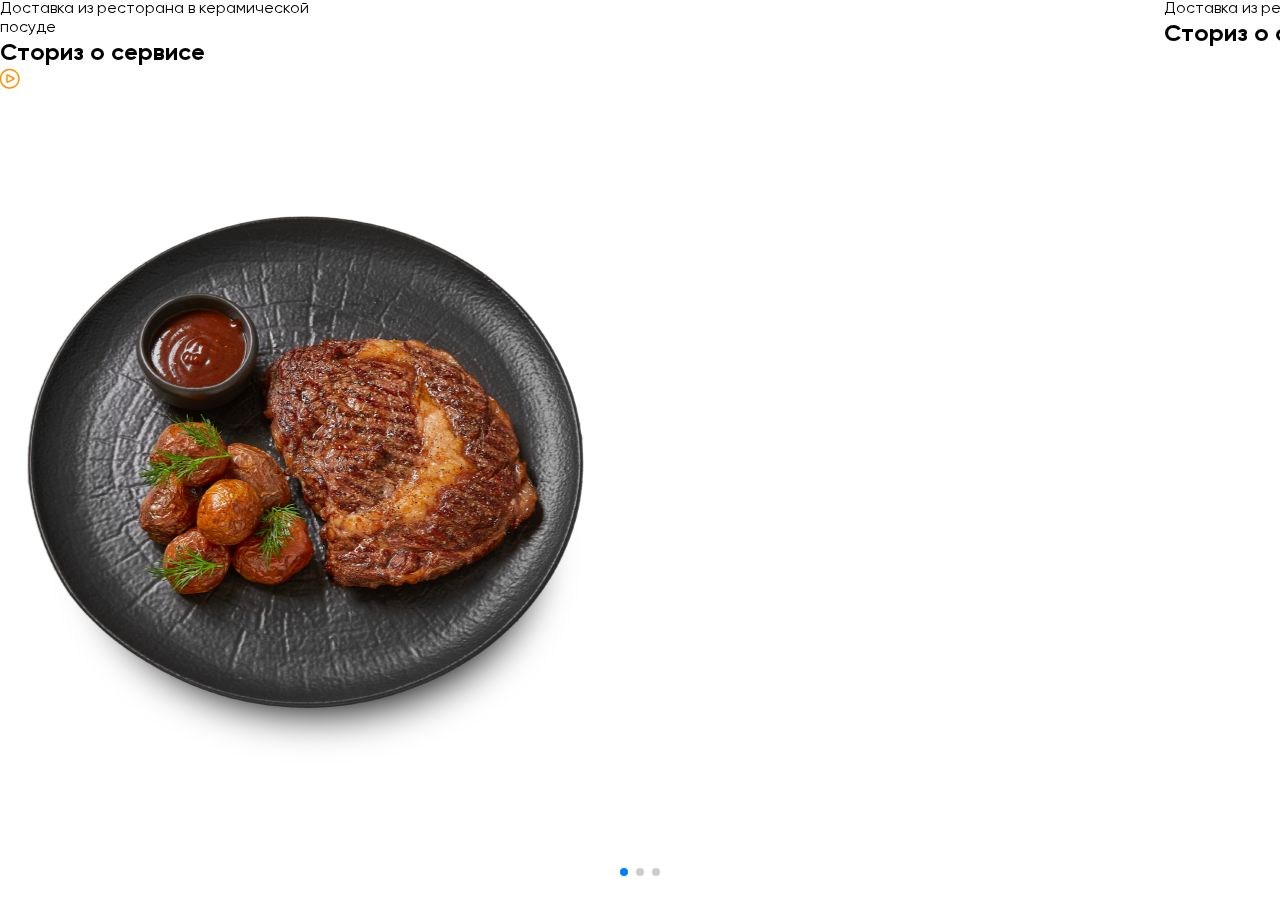
<file: pages/main.html>
<!DOCTYPE html>
<html lang="en">

<head>
    <meta charset="UTF-8">
    <meta http-equiv="X-UA-Compatible" content="IE=edge">
    <meta name="viewport" content="width=device-width, initial-scale=1.0">
    <title>Main page</title>
    <link rel="stylesheet" href="https://unpkg.com/swiper@8/swiper-bundle.min.css" />
    <link rel="stylesheet" href="../css/style.css" />
    <link rel="stylesheet" href="../font/stylesheet.css" />
</head>

<body>
    <section class="hero">
        <div class="hero__content">
            <div class="hero-slider swiper">
                <div class="hero-slider__wrapper swiper-wrapper">
                    <div class="hero-slider__slide swiper-slide">
                        <div class="hero__slide">
                            <div class="hero__left">
                                <div class="hero__title">
                                    Доставка из ресторана
                                    в керамической
                                    <br> посуде
                                </div>
                                <div class="hero__btn">
                                    <h2 class="hero__btn--text">
                                        Сториз о сервисе
                                    </h2>
                                    <div class="hero__btn--icon">
                                        <img src="../ascents/img/main/Hero button.svg" alt="">
                                    </div>
                                </div>
                                <div class="hero__right">
                                    <img class="hero__img" src="../ascents/img/main/stake.png" alt="">
                                </div>
                            </div>
                        </div>
                    </div>

                    <div class="hero-slider__slide swiper-slide">
                        <div class="hero__slide">
                            <div class="hero__left">
                                <div class="hero__title">
                                    Доставка из ресторана
                                    в керамической
                                    посуде
                                </div>
                                <div class="hero__btn">
                                    <h2 class="hero__btn--text">
                                        Сториз о сервисе
                                    </h2>
                                    <div class="hero__btn--icon">

                                    </div>
                                </div>
                            </div>
                            <div class="hero__right"></div>
                        </div>
                    </div>

                    <div class="hero-slider__slide swiper-slide">
                        <div class="hero__slide">
                            <div class="hero__left">
                                <div class="hero__title">
                                    Доставка из ресторана
                                    в керамической
                                    посуде
                                </div>
                                <div class="hero__btn">
                                    <h2 class="hero__btn--text">
                                        Сториз о сервисе
                                    </h2>
                                    <div class="hero__btn--icon">

                                    </div>
                                </div>
                            </div>
                            <div class="hero__right"></div>
                        </div>
                    </div>
                </div>
                <div class="swiper-pagination"></div>
            </div>

        </div>
    </section>

    <script src="https://unpkg.com/swiper@8/swiper-bundle.min.js"></script>
    <script src="../js/hero.js"></script>
</file>
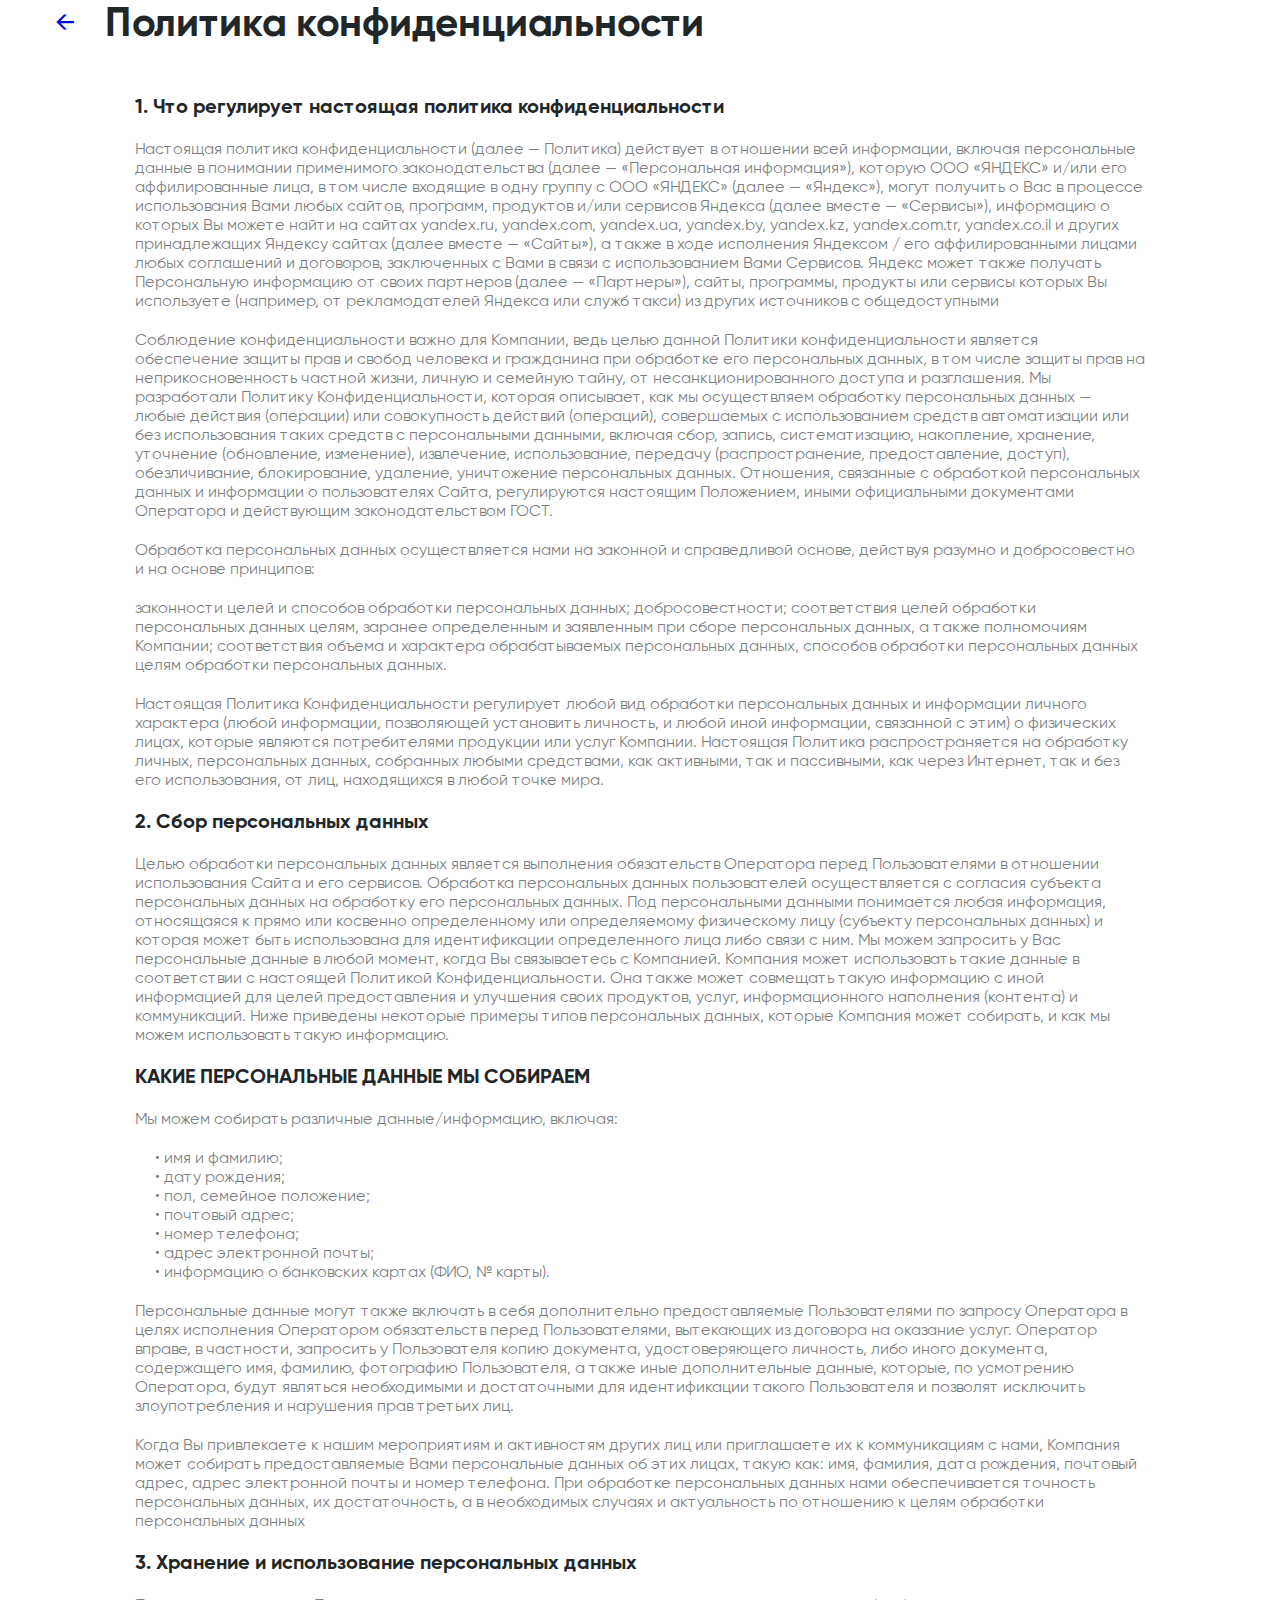
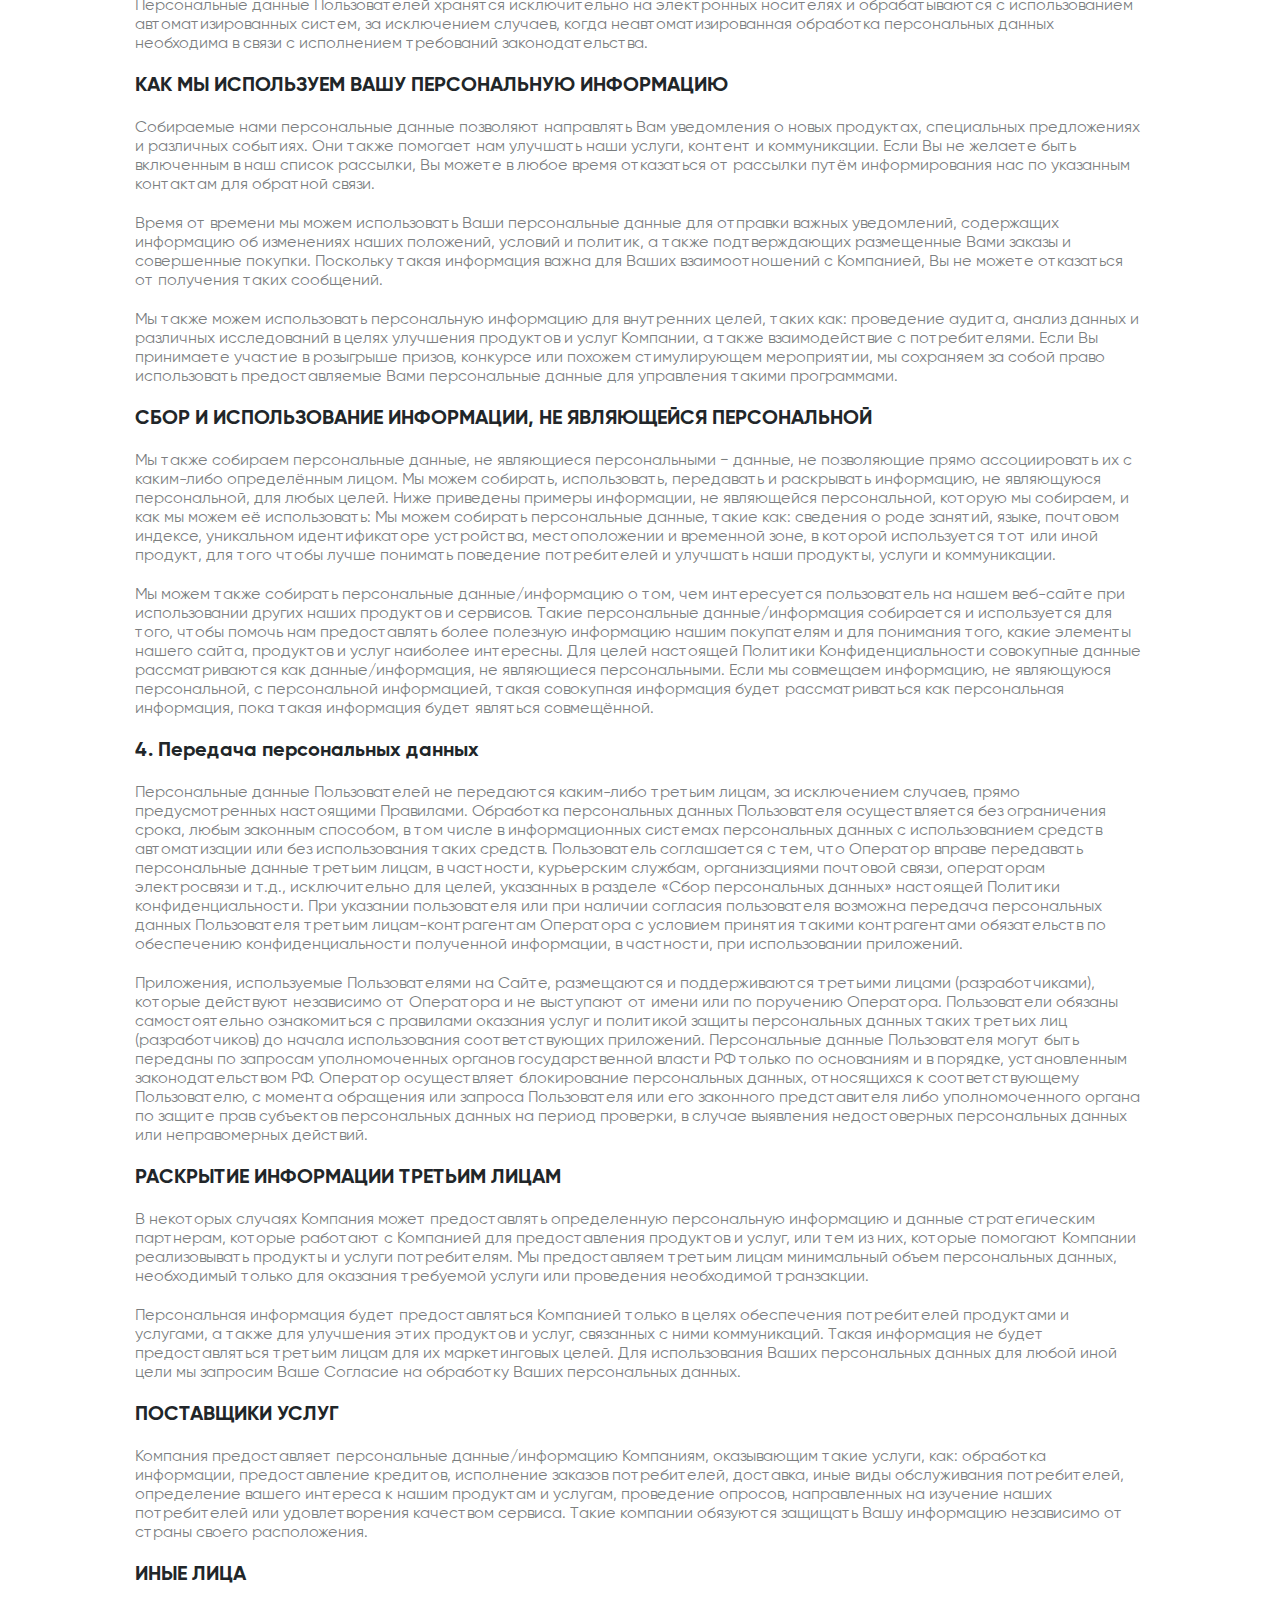
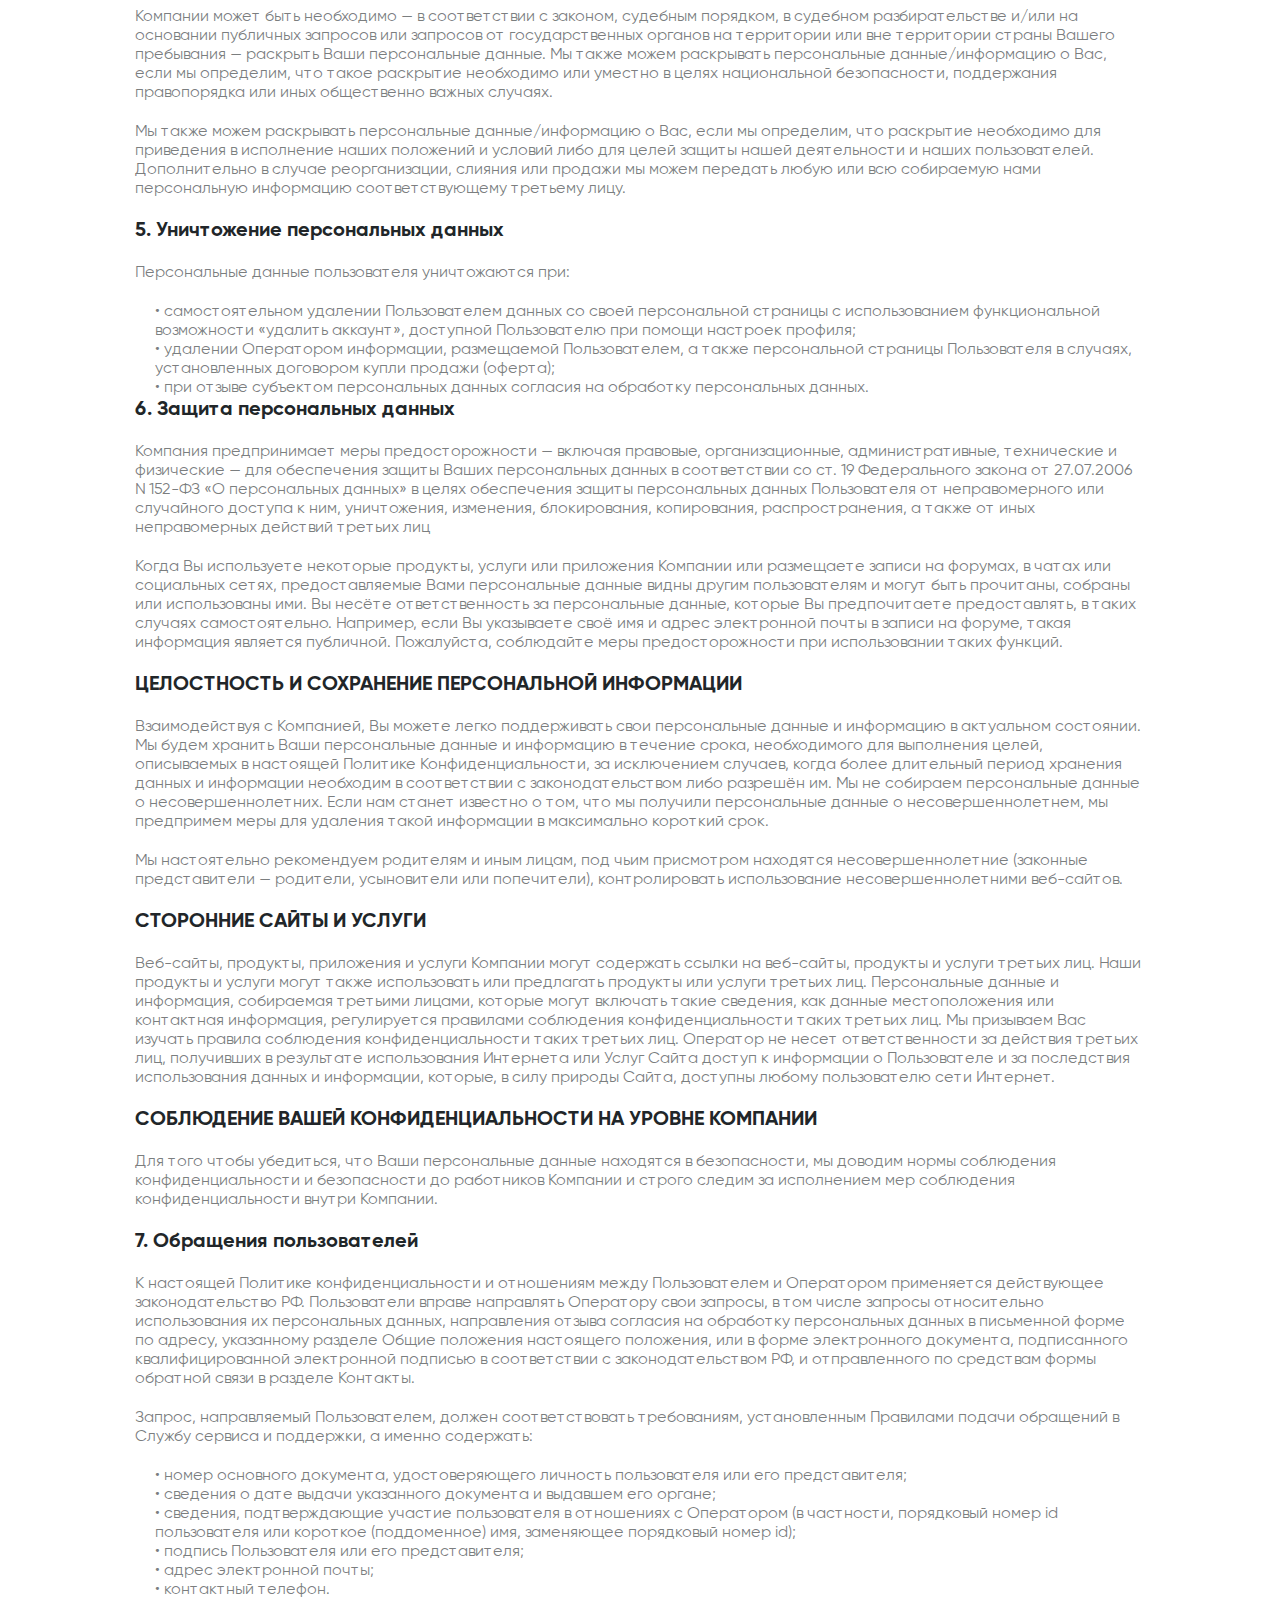
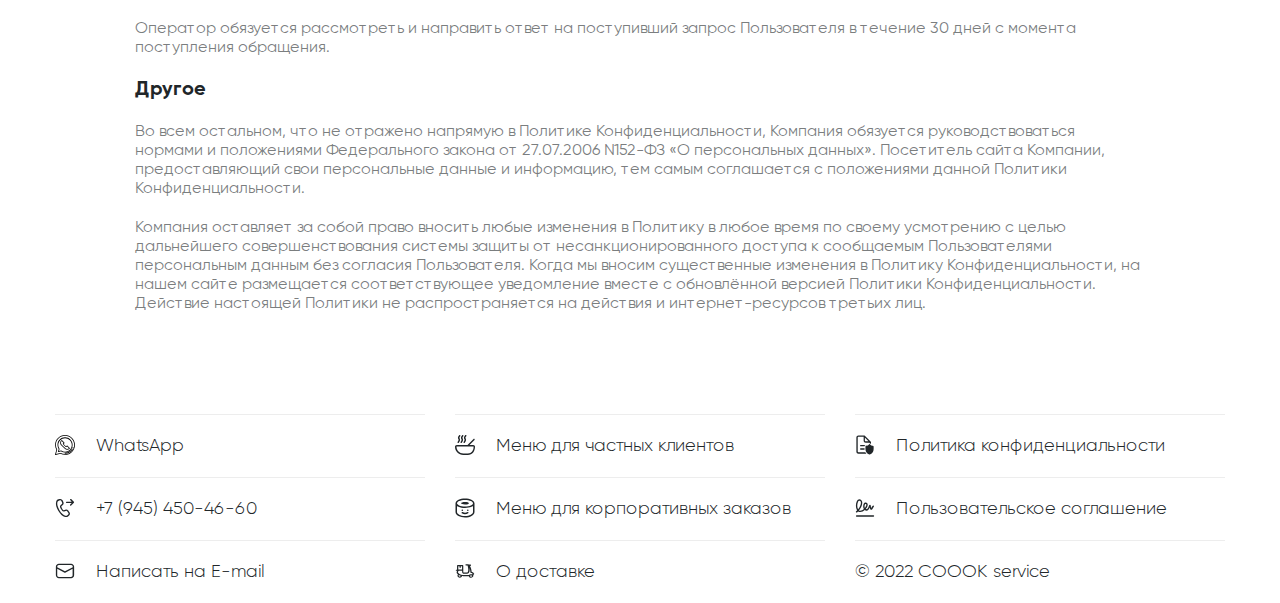
<file: pages/confidentiality/private.html>
<!DOCTYPE html>
<html lang="en">

<head>
    <meta charset="UTF-8">
    <meta http-equiv="X-UA-Compatible" content="IE=edge">
    <meta name="viewport" content="width=device-width, initial-scale=1.0">
    <link rel="stylesheet" href="../../css/style.css" />
    <link rel="stylesheet" href="../../font/stylesheet.css" />
    <title>Document</title>
</head>

<body>

    <section>
        <div class="private">
            <div class="container">
                <div class="private__flex">
                    <span class="private__span"> <a href="../../experiment.html" class="private__href">
                            &#8592</a></span>
                    <h3 class="private__title">
                        Политика конфиденциальности
                    </h3>
                </div>

                <div class="private__blok">
                    <span class="private__what">1. Что регулирует настоящая политика
                        конфиденциальности
                    </span>

                    <p class="private__suptitle">
                        Настоящая политика конфиденциальности (далее — Политика) действует в отношении всей информации,
                        включая
                        персональные
                        данные в понимании применимого законодательства (далее — «Персональная информация»), которую ООО
                        «ЯНДЕКС» и/или его
                        аффилированные лица, в том числе входящие в одну группу с ООО «ЯНДЕКС» (далее — «Яндекс»), могут
                        получить о Вас в
                        процессе использования Вами любых сайтов, программ, продуктов и/или сервисов Яндекса (далее
                        вместе —
                        «Сервисы»),
                        информацию о которых Вы можете найти на сайтах yandex.ru, yandex.com, yandex.ua, yandex.by,
                        yandex.kz,
                        yandex.com.tr,
                        yandex.co.il и других принадлежащих Яндексу сайтах (далее вместе — «Сайты»), а также в ходе
                        исполнения
                        Яндексом / его
                        аффилированными лицами любых соглашений и договоров, заключенных с Вами в связи с использованием
                        Вами
                        Сервисов. Яндекс
                        может также получать Персональную информацию от своих партнеров (далее — «Партнеры»), сайты,
                        программы,
                        продукты или
                        сервисы которых Вы используете (например, от рекламодателей Яндекса или служб такси) из других
                        источников с
                        общедоступными
                    </p>

                    <p class="private__suptitle">
                        Соблюдение конфиденциальности важно для Компании, ведь целью данной Политики конфиденциальности
                        является обеспечение
                        защиты прав и свобод человека и гражданина при обработке его персональных данных, в том числе
                        защиты
                        прав на
                        неприкосновенность частной жизни, личную и семейную тайну, от несанкционированного доступа и
                        разглашения.

                        Мы разработали Политику Конфиденциальности, которая описывает, как мы осуществляем обработку
                        персональных данных — любые
                        действия (операции) или совокупность действий (операций), совершаемых с использованием средств
                        автоматизации или без
                        использования таких средств с персональными данными, включая сбор, запись, систематизацию,
                        накопление, хранение,
                        уточнение (обновление, изменение), извлечение, использование, передачу (распространение,
                        предоставление, доступ),
                        обезличивание, блокирование, удаление, уничтожение персональных данных.

                        Отношения, связанные с обработкой персональных данных и информации о пользователях Сайта,
                        регулируются настоящим
                        Положением, иными официальными документами Оператора и действующим законодательством ГОСТ.
                    </p>

                    <p class="private__suptitle">
                        Обработка персональных данных осуществляется нами на законной и справедливой основе, действуя
                        разумно и добросовестно и
                        на основе принципов: </p>
                    <span class="private__suptitle"> законности целей и способов обработки персональных данных;
                        добросовестности;
                        соответствия целей обработки персональных данных целям, заранее определенным и заявленным при
                        сборе
                        персональных данных,
                        а также полномочиям Компании;
                        соответствия объема и характера обрабатываемых персональных данных, способов обработки
                        персональных
                        данных целям
                        обработки персональных данных.
                    </span>

                    <p class="private__suptitle">
                        Настоящая Политика Конфиденциальности регулирует любой вид обработки персональных данных и
                        информации личного характера
                        (любой информации, позволяющей установить личность, и любой иной информации, связанной с этим) о
                        физических лицах,
                        которые являются потребителями продукции или услуг Компании.

                        Настоящая Политика распространяется на обработку личных, персональных данных, собранных любыми
                        средствами, как
                        активными, так и пассивными, как через Интернет, так и без его использования, от лиц,
                        находящихся в
                        любой точке мира.
                    </p>

                    <span class="private__what">
                        2. Сбор персональных данных
                    </span>

                    <p class="private__suptitle">
                        Целью обработки персональных данных является выполнения обязательств Оператора перед
                        Пользователями
                        в отношении
                        использования Сайта и его сервисов.

                        Обработка персональных данных пользователей осуществляется с согласия субъекта персональных
                        данных
                        на обработку его
                        персональных данных.

                        Под персональными данными понимается любая информация, относящаяся к прямо или косвенно
                        определенному или определяемому
                        физическому лицу (субъекту персональных данных) и которая может быть использована для
                        идентификации
                        определенного лица
                        либо связи с ним.

                        Мы можем запросить у Вас персональные данные в любой момент, когда Вы связываетесь с Компанией.
                        Компания может
                        использовать такие данные в соответствии с настоящей Политикой Конфиденциальности. Она также
                        может
                        совмещать такую
                        информацию с иной информацией для целей предоставления и улучшения своих продуктов, услуг,
                        информационного наполнения
                        (контента) и коммуникаций.

                        Ниже приведены некоторые примеры типов персональных данных, которые Компания может собирать, и
                        как
                        мы можем использовать
                        такую информацию.
                    </p>

                    <span class="private__what">
                        КАКИЕ ПЕРСОНАЛЬНЫЕ ДАННЫЕ МЫ СОБИРАЕМ
                    </span>

                    <p class="private__suptitle">
                        Мы можем собирать различные данные/информацию, включая:
                    </p>

                    <p class="private__sup">

                    <p class="private__name"> <span> &#8226;</span> имя и фамилию;</p>
                    <p class="private__name"> <span> &#8226;</span> дату рождения;</p>
                    <p class="private__name"> <span> &#8226;</span> пол, семейное положение;</p>
                    <p class="private__name"> <span> &#8226;</span> почтовый адрес;</p>
                    <p class="private__name"> <span> &#8226;</span> номер телефона;</p>
                    <p class="private__name"> <span> &#8226;</span> адрес электронной почты;</p>
                    <p class="private__name"> <span> &#8226;</span> информацию о банковских картах (ФИО, № карты).</p>

                    </p>

                    <p class="private__suptitle">
                        Персональные данные могут также включать в себя дополнительно предоставляемые Пользователями по
                        запросу Оператора в
                        целях исполнения Оператором обязательств перед Пользователями, вытекающих из договора на
                        оказание
                        услуг. Оператор
                        вправе, в частности, запросить у Пользователя копию документа, удостоверяющего личность, либо
                        иного
                        документа,
                        содержащего имя, фамилию, фотографию Пользователя, а также иные дополнительные данные, которые,
                        по
                        усмотрению Оператора,
                        будут являться необходимыми и достаточными для идентификации такого Пользователя и позволят
                        исключить злоупотребления и
                        нарушения прав третьих лиц.
                    </p>
                    <p class="private__suptitle">
                        Когда Вы привлекаете к нашим мероприятиям и активностям других лиц или приглашаете их к
                        коммуникациям с нами, Компания
                        может собирать предоставляемые Вами персональные данных об этих лицах, такую как: имя, фамилия,
                        дата
                        рождения, почтовый
                        адрес, адрес электронной почты и номер телефона.

                        При обработке персональных данных нами обеспечивается точность персональных данных, их
                        достаточность, а в необходимых
                        случаях и актуальность по отношению к целям обработки персональных данных
                    </p>

                    <span class="private__what">
                        3. Хранение и использование персональных данных
                    </span>

                    <p class="private__suptitle">
                        Персональные данные Пользователей хранятся исключительно на электронных носителях и
                        обрабатываются с
                        использованием
                        автоматизированных систем, за исключением случаев, когда неавтоматизированная обработка
                        персональных
                        данных необходима в
                        связи с исполнением требований законодательства.
                    </p>

                    <span class="private__what">
                        КАК МЫ ИСПОЛЬЗУЕМ ВАШУ ПЕРСОНАЛЬНУЮ ИНФОРМАЦИЮ
                    </span>

                    <p class="private__suptitle">
                        Собираемые нами персональные данные позволяют направлять Вам уведомления о новых продуктах,
                        специальных предложениях и
                        различных событиях. Они также помогает нам улучшать наши услуги, контент и коммуникации. Если Вы
                        не
                        желаете быть
                        включенным в наш список рассылки, Вы можете в любое время отказаться от рассылки путём
                        информирования нас по указанным
                        контактам для обратной связи.
                    </p>

                    <p class="private__suptitle">
                        Время от времени мы можем использовать Ваши персональные данные для отправки важных уведомлений,
                        содержащих информацию
                        об изменениях наших положений, условий и политик, а также подтверждающих размещенные Вами заказы
                        и
                        совершенные покупки.
                        Поскольку такая информация важна для Ваших взаимоотношений с Компанией, Вы не можете отказаться
                        от
                        получения таких
                        сообщений.
                    </p>

                    <p class="private__suptitle">
                        Мы также можем использовать персональную информацию для внутренних целей, таких как: проведение
                        аудита, анализ данных и
                        различных исследований в целях улучшения продуктов и услуг Компании, а также взаимодействие с
                        потребителями.

                        Если Вы принимаете участие в розыгрыше призов, конкурсе или похожем стимулирующем мероприятии,
                        мы
                        сохраняем за собой
                        право использовать предоставляемые Вами персональные данные для управления такими программами.
                    </p>

                    <span class="private__what">
                        СБОР И ИСПОЛЬЗОВАНИЕ ИНФОРМАЦИИ, НЕ ЯВЛЯЮЩЕЙСЯ ПЕРСОНАЛЬНОЙ
                    </span>

                    <p class="private__suptitle">
                        Мы также собираем персональные данные, не являющиеся персональными − данные, не позволяющие
                        прямо
                        ассоциировать их с
                        каким-либо определённым лицом. Мы можем собирать, использовать, передавать и раскрывать
                        информацию,
                        не являющуюся
                        персональной, для любых целей. Ниже приведены примеры информации, не являющейся персональной,
                        которую мы собираем, и как
                        мы можем её использовать:

                        Мы можем собирать персональные данные, такие как: сведения о роде занятий, языке, почтовом
                        индексе,
                        уникальном
                        идентификаторе устройства, местоположении и временной зоне, в которой используется тот или иной
                        продукт, для того чтобы
                        лучше понимать поведение потребителей и улучшать наши продукты, услуги и коммуникации.
                    </p>

                    <p class="private__suptitle">
                        Мы можем также собирать персональные данные/информацию о том, чем интересуется пользователь на
                        нашем
                        веб-сайте при
                        использовании других наших продуктов и сервисов. Такие персональные данные/информация собирается
                        и
                        используется для
                        того, чтобы помочь нам предоставлять более полезную информацию нашим покупателям и для понимания
                        того, какие элементы
                        нашего сайта, продуктов и услуг наиболее интересны. Для целей настоящей Политики
                        Конфиденциальности
                        совокупные данные
                        рассматриваются как данные/информация, не являющиеся персональными.

                        Если мы совмещаем информацию, не являющуюся персональной, с персональной информацией, такая
                        совокупная информация будет
                        рассматриваться как персональная информация, пока такая информация будет являться совмещённой.
                    </p>

                    <span class="private__what">
                        4. Передача персональных данных
                    </span>

                    <p class="private__suptitle">
                        Персональные данные Пользователей не передаются каким-либо третьим лицам, за исключением
                        случаев,
                        прямо предусмотренных
                        настоящими Правилами.

                        Обработка персональных данных Пользователя осуществляется без ограничения срока, любым законным
                        способом, в том числе в
                        информационных системах персональных данных с использованием средств автоматизации или без
                        использования таких средств.

                        Пользователь соглашается с тем, что Оператор вправе передавать персональные данные третьим
                        лицам, в
                        частности,
                        курьерским службам, организациями почтовой связи, операторам электросвязи и т.д., исключительно
                        для
                        целей, указанных в
                        разделе «Сбор персональных данных» настоящей Политики конфиденциальности.

                        При указании пользователя или при наличии согласия пользователя возможна передача персональных
                        данных Пользователя
                        третьим лицам-контрагентам Оператора с условием принятия такими контрагентами обязательств по
                        обеспечению
                        конфиденциальности полученной информации, в частности, при использовании приложений.
                    </p>
                    <p class="private__suptitle">
                        Приложения, используемые Пользователями на Сайте, размещаются и поддерживаются третьими лицами
                        (разработчиками), которые
                        действуют независимо от Оператора и не выступают от имени или по поручению Оператора.
                        Пользователи
                        обязаны
                        самостоятельно ознакомиться с правилами оказания услуг и политикой защиты персональных данных
                        таких
                        третьих лиц
                        (разработчиков) до начала использования соответствующих приложений.

                        Персональные данные Пользователя могут быть переданы по запросам уполномоченных органов
                        государственной власти РФ только
                        по основаниям и в порядке, установленным законодательством РФ.

                        Оператор осуществляет блокирование персональных данных, относящихся к соответствующему
                        Пользователю,
                        с момента обращения
                        или запроса Пользователя или его законного представителя либо уполномоченного органа по защите
                        прав
                        субъектов
                        персональных данных на период проверки, в случае выявления недостоверных персональных данных или
                        неправомерных действий.
                    </p>

                    <span class="private__what">
                        РАСКРЫТИЕ ИНФОРМАЦИИ ТРЕТЬИМ ЛИЦАМ
                    </span>

                    <p class="private__suptitle">
                        В некоторых случаях Компания может предоставлять определенную персональную информацию и данные
                        стратегическим партнерам,
                        которые работают с Компанией для предоставления продуктов и услуг, или тем из них, которые
                        помогают
                        Компании
                        реализовывать продукты и услуги потребителям. Мы предоставляем третьим лицам минимальный объем
                        персональных данных,
                        необходимый только для оказания требуемой услуги или проведения необходимой транзакции.
                    </p>
                    <p class="private__suptitle">Персональная информация будет предоставляться Компанией только в целях
                        обеспечения потребителей продуктами и услугами, а
                        также для улучшения этих продуктов и услуг, связанных с ними коммуникаций. Такая информация не
                        будет
                        предоставляться
                        третьим лицам для их маркетинговых целей.

                        Для использования Ваших персональных данных для любой иной цели мы запросим Ваше Согласие на
                        обработку Ваших
                        персональных данных.
                    </p>

                    <span class="private__what">
                        ПОСТАВЩИКИ УСЛУГ
                    </span>

                    <p class="private__suptitle">
                        Компания предоставляет персональные данные/информацию Компаниям, оказывающим такие услуги, как:
                        обработка информации,
                        предоставление кредитов, исполнение заказов потребителей, доставка, иные виды обслуживания
                        потребителей, определение
                        вашего интереса к нашим продуктам и услугам, проведение опросов, направленных на изучение наших
                        потребителей или
                        удовлетворения качеством сервиса. Такие компании обязуются защищать Вашу информацию независимо
                        от
                        страны своего
                        расположения.
                    </p>

                    <span class="private__what">
                        ИНЫЕ ЛИЦА
                    </span>
                    <p class="private__suptitle">
                        Компании может быть необходимо — в соответствии с законом, судебным порядком, в судебном
                        разбирательстве и/или на
                        основании публичных запросов или запросов от государственных органов на территории или вне
                        территории страны Вашего
                        пребывания — раскрыть Ваши персональные данные. Мы также можем раскрывать персональные
                        данные/информацию о Вас, если мы
                        определим, что такое раскрытие необходимо или уместно в целях национальной безопасности,
                        поддержания
                        правопорядка или
                        иных общественно важных случаях.
                    </p>
                    <p class="private__suptitle">
                        Мы также можем раскрывать персональные данные/информацию о Вас, если мы определим, что раскрытие
                        необходимо для
                        приведения в исполнение наших положений и условий либо для целей защиты нашей деятельности и
                        наших
                        пользователей.
                        Дополнительно в случае реорганизации, слияния или продажи мы можем передать любую или всю
                        собираемую
                        нами персональную
                        информацию соответствующему третьему лицу.
                    </p>


                    <span class="private__what">
                        5. Уничтожение персональных данных
                    </span>

                    <p class="private__suptitle">
                        Персональные данные пользователя уничтожаются при:
                    </p>

                    <p class="private__sup">

                    <p class="private__name"> <span> &#8226;</span> самостоятельном удалении Пользователем данных со
                        своей
                        персональной страницы с использованием функциональной возможности
                        «удалить аккаунт», доступной Пользователю при помощи настроек профиля;</p>
                    <p class="private__name"> <span> &#8226;</span> удалении Оператором информации, размещаемой
                        Пользователем, а также персональной страницы Пользователя в случаях,
                        установленных договором купли продажи (оферта);</p>
                    <p class="private__name"> <span> &#8226;</span> при отзыве субъектом персональных данных согласия на
                        обработку персональных данных.</p>
                    </p>

                    <span class="private__what">
                        6. Защита персональных данных
                    </span>

                    <p class="private__suptitle">
                        Компания предпринимает меры предосторожности — включая правовые, организационные,
                        административные,
                        технические и
                        физические — для обеспечения защиты Ваших персональных данных в соответствии со ст. 19
                        Федерального
                        закона от 27.07.2006
                        N 152-ФЗ «О персональных данных» в целях обеспечения защиты персональных данных Пользователя от
                        неправомерного или
                        случайного доступа к ним, уничтожения, изменения, блокирования, копирования, распространения, а
                        также от иных
                        неправомерных действий третьих лиц
                    </p>

                    <p class="private__suptitle">
                        Когда Вы используете некоторые продукты, услуги или приложения Компании или размещаете записи на
                        форумах, в чатах или
                        социальных сетях, предоставляемые Вами персональные данные видны другим пользователям и могут
                        быть
                        прочитаны, собраны
                        или использованы ими. Вы несёте ответственность за персональные данные, которые Вы предпочитаете
                        предоставлять, в таких
                        случаях самостоятельно. Например, если Вы указываете своё имя и адрес электронной почты в записи
                        на
                        форуме, такая
                        информация является публичной. Пожалуйста, соблюдайте меры предосторожности при использовании
                        таких
                        функций.
                    </p>


                    <span class="private__what">
                        ЦЕЛОСТНОСТЬ И СОХРАНЕНИЕ ПЕРСОНАЛЬНОЙ ИНФОРМАЦИИ
                    </span>


                    <p class="private__suptitle">
                        Взаимодействуя с Компанией, Вы можете легко поддерживать свои персональные данные и информацию в
                        актуальном состоянии.
                        Мы будем хранить Ваши персональные данные и информацию в течение срока, необходимого для
                        выполнения
                        целей, описываемых в
                        настоящей Политике Конфиденциальности, за исключением случаев, когда более длительный период
                        хранения данных и
                        информации необходим в соответствии с законодательством либо разрешён им.

                        Мы не собираем персональные данные о несовершеннолетних. Если нам станет известно о том, что мы
                        получили персональные
                        данные о несовершеннолетнем, мы предпримем меры для удаления такой информации в максимально
                        короткий
                        срок.
                    </p>

                    <p class="private__suptitle">
                        Мы настоятельно рекомендуем родителям и иным лицам, под чьим присмотром находятся
                        несовершеннолетние
                        (законные
                        представители — родители, усыновители или попечители), контролировать использование
                        несовершеннолетними веб-сайтов.
                    </p>

                    <span class="private__what">
                        СТОРОННИЕ САЙТЫ И УСЛУГИ
                    </span>

                    <p class="private__suptitle">
                        Веб-сайты, продукты, приложения и услуги Компании могут содержать ссылки на веб-сайты, продукты
                        и
                        услуги третьих лиц.
                        Наши продукты и услуги могут также использовать или предлагать продукты или услуги третьих лиц.
                        Персональные данные и
                        информация, собираемая третьими лицами, которые могут включать такие сведения, как данные
                        местоположения или контактная
                        информация, регулируется правилами соблюдения конфиденциальности таких третьих лиц. Мы призываем
                        Вас
                        изучать правила
                        соблюдения конфиденциальности таких третьих лиц.

                        Оператор не несет ответственности за действия третьих лиц, получивших в результате использования
                        Интернета или Услуг
                        Сайта доступ к информации о Пользователе и за последствия использования данных и информации,
                        которые, в силу природы
                        Сайта, доступны любому пользователю сети Интернет.
                    </p>

                    <span class="private__what">
                        СОБЛЮДЕНИЕ ВАШЕЙ КОНФИДЕНЦИАЛЬНОСТИ НА УРОВНЕ КОМПАНИИ
                    </span>

                    <p class="private__suptitle">
                        Для того чтобы убедиться, что Ваши персональные данные находятся в безопасности, мы доводим
                        нормы
                        соблюдения
                        конфиденциальности и безопасности до работников Компании и строго следим за исполнением мер
                        соблюдения
                        конфиденциальности внутри Компании.
                    </p>


                    <span class="private__what">
                        7. Обращения пользователей
                    </span>

                    <p class="private__suptitle">
                        К настоящей Политике конфиденциальности и отношениям между Пользователем и Оператором
                        применяется
                        действующее
                        законодательство РФ.

                        Пользователи вправе направлять Оператору свои запросы, в том числе запросы относительно
                        использования их персональных
                        данных, направления отзыва согласия на обработку персональных данных в письменной форме по
                        адресу,
                        указанному разделе
                        Общие положения настоящего положения, или в форме электронного документа, подписанного
                        квалифицированной электронной
                        подписью в соответствии с законодательством РФ, и отправленного по средствам формы обратной
                        связи в
                        разделе Контакты.
                    </p>


                    <p class="private__suptitle">
                        Запрос, направляемый Пользователем, должен соответствовать требованиям, установленным Правилами
                        подачи обращений в
                        Службу сервиса и поддержки, а именно содержать:
                    </p>

                    <p class="private__sup">

                    <p class="private__name"> <span> &#8226;</span> номер основного документа, удостоверяющего личность
                        пользователя или его представителя;</p>
                    <p class="private__name"> <span> &#8226;</span> сведения о дате выдачи указанного документа и
                        выдавшем
                        его органе;</p>
                    <p class="private__name"> <span> &#8226;</span> сведения, подтверждающие участие пользователя в
                        отношениях с Оператором (в частности, порядковый номер id пользователя
                        или короткое (поддоменное) имя, заменяющее порядковый номер id);</p>
                    <p class="private__name"> <span> &#8226;</span> подпись Пользователя или его представителя;</p>
                    <p class="private__name"> <span> &#8226;</span> адрес электронной почты;
                    </p>
                    <p class="private__name"> <span> &#8226;</span> контактный телефон.</p>

                    </p>

                    <p class="private__suptitle">
                        Оператор обязуется рассмотреть и направить ответ на поступивший запрос
                        Пользователя в течение 30 дней с момента
                        поступления обращения.
                    </p>


                    <div class="private__margin">
                        <span class="private__what">
                            Другое
                        </span>
                        
                        <p class="private__suptitle">
                            Во всем остальном, что не отражено напрямую в Политике Конфиденциальности, Компания обязуется
                            руководствоваться нормами
                            и положениями Федерального закона от 27.07.2006 N152-ФЗ «О персональных данных».
                        
                            Посетитель сайта Компании, предоставляющий свои персональные данные и информацию, тем самым
                            соглашается с положениями
                            данной Политики Конфиденциальности.
                        </p>
                        <p class="private__suptitle ">
                            Компания оставляет за собой право вносить любые изменения в Политику в любое время по своему
                            усмотрению с целью
                            дальнейшего совершенствования системы защиты от несанкционированного доступа к сообщаемым
                            Пользователями персональным
                            данным без согласия Пользователя. Когда мы вносим существенные изменения в Политику
                            Конфиденциальности, на нашем сайте
                            размещается соответствующее уведомление вместе с обновлённой версией Политики
                            Конфиденциальности.
                        
                            Действие настоящей Политики не распространяется на действия и интернет-ресурсов третьих лиц.
                        </p>

                    </div>
                </div>
            </div>
        </div>
    </section>


    <footer class="footer">
        <div class="container">
            <div class="footer__flex">

                <div class="footer__content">

                    <div class="footer__icon">

                        <ul class="footer__full">
                            <img class="footer__img" src="../../ascents/img/global/whatsapp-svgrepo-com.svg" alt="">
                            <li class="footer__title"><a class="footer__link" href="#">WhatsApp</a></li>
                        </ul>

                        <ul class="footer__full">
                            <img class="footer__img" src="../../ascents/img/global/telphone.svg" alt="">
                            <li class="footer__title"><a class="footer__link" href="#">+7 (945) 450-46-60</a></li>
                        </ul>

                        <ul class="footer__full">
                            <img class="footer__img" src="../../ascents/img/global/emaill.svg" alt="">
                            <li class="footer__title"><a class="footer__link" href="#">Написать на E-mail</a></li>
                        </ul>

                    </div>

                    <div class="footer__center">

                        <ul class="footer__full">
                            <img class="footer__img" src="../../ascents/img/global/menu.svg" alt="">
                            <li class="footer__title"><a class="footer__link" href="#">Меню для частных клиентов</a>
                            </li>
                        </ul>

                        <ul class="footer__full">
                            <img class="footer__img" src="../../ascents/img/global/menucorpo.svg" alt="">
                            <li class="footer__title"><a class="footer__link" href="#">Меню для корпоративных
                                    заказов</a> </li>
                        </ul>

                        <ul class="footer__full">
                            <img class="footer__img" src="../../ascents/img/global/ckuter.svg" alt="">
                            <li class="footer__title"><a class="footer__link" href="#">О доставке</a> </li>
                        </ul>

                    </div>
                    <div class="footer__wrap">

                        <div class="footer__rigt">

                            <ul class="footer__full">
                                <img class="footer__img" src="../../ascents/img/global/conditionality.svg" alt="">
                                <li class="footer__title"><a class="footer__link"
                                        href="./pages/confidentiality/private.html">Политика конфиденциальности</a>
                                </li>
                            </ul>

                            <ul class="footer__full">
                                <img class="footer__img" src="../../ascents/img/global/signature.svg" alt="">
                                <li class="footer__title"><a class="footer__link"
                                        href="./pages/confidentiality/Terms_of_use.html">
                                        Пользовательское
                                        соглашение</a> </li>
                            </ul>

                            <ul class="footer__full">
                                <li class="footer__suptitle">© 2022 COOOK service</li>
                            </ul>

                        </div>
                    </div>

                </div>

            </div>

    </footer>
</body>

</html>
</file>
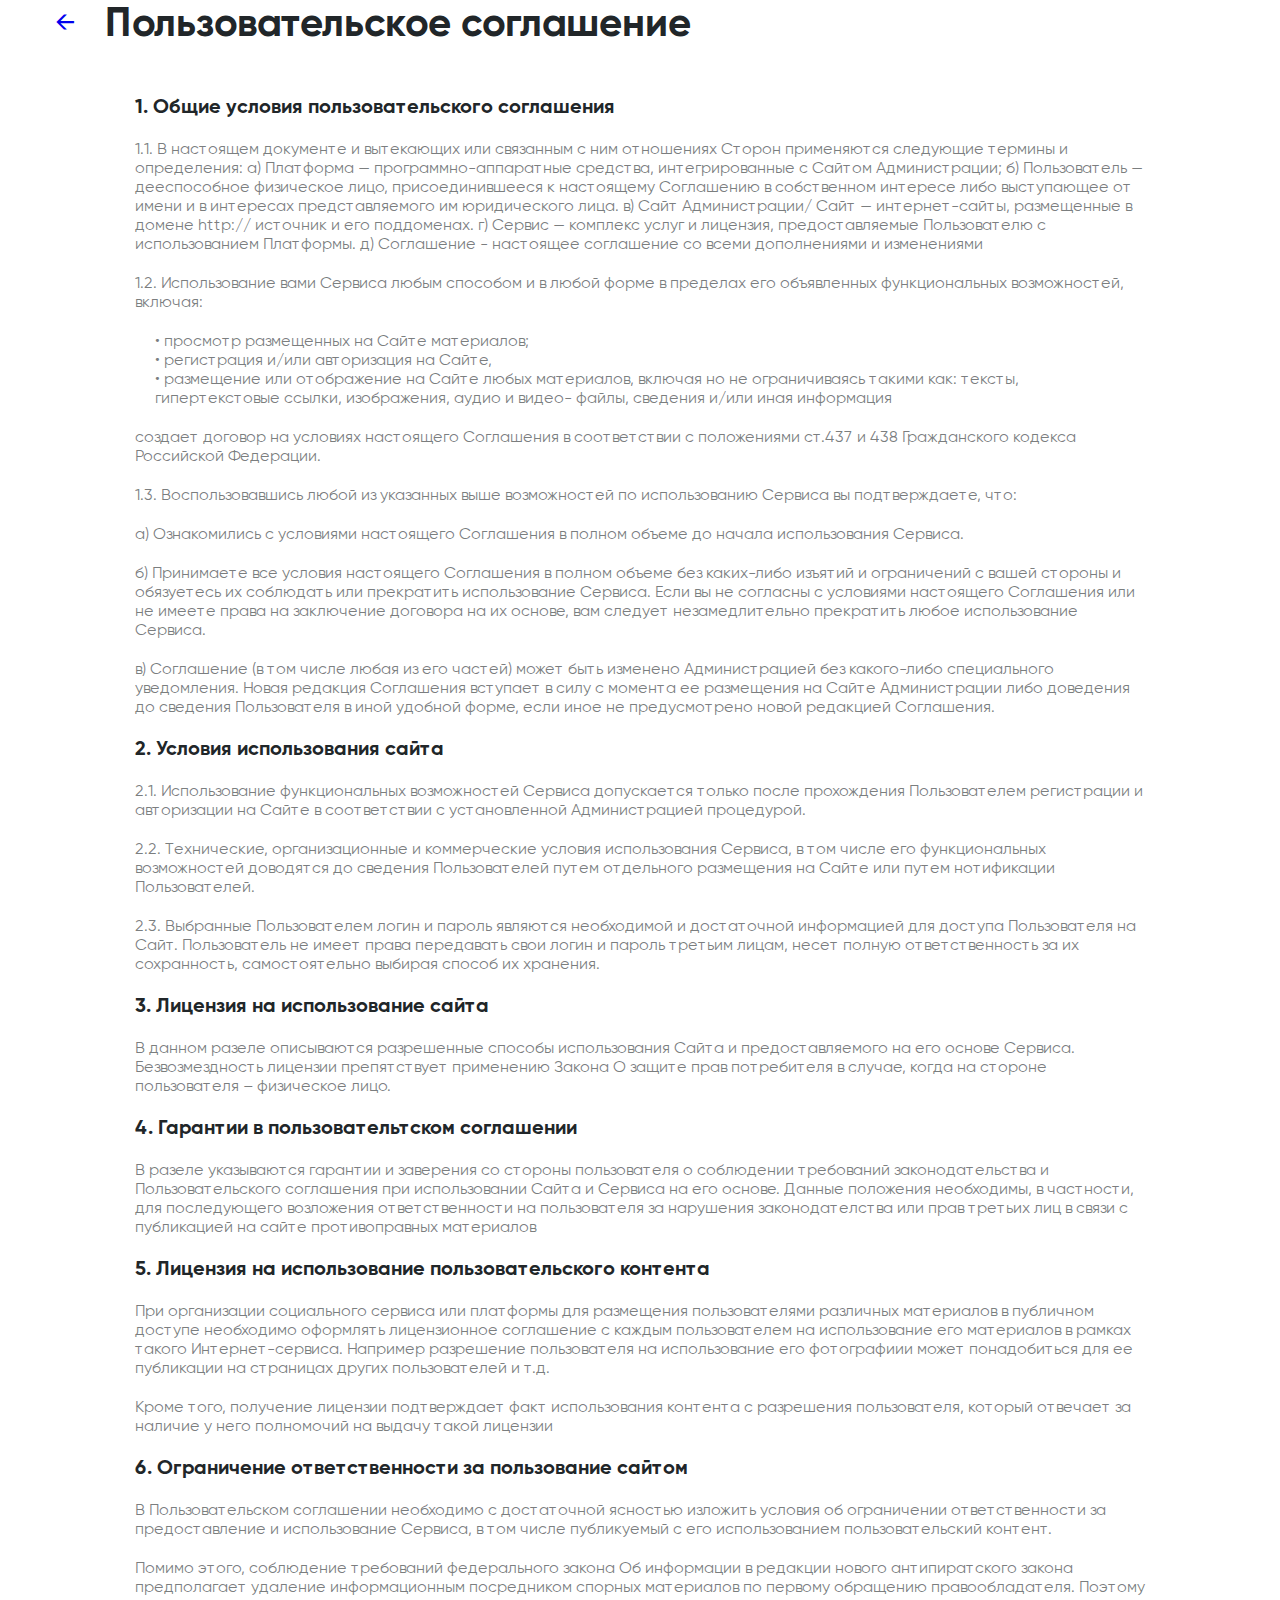
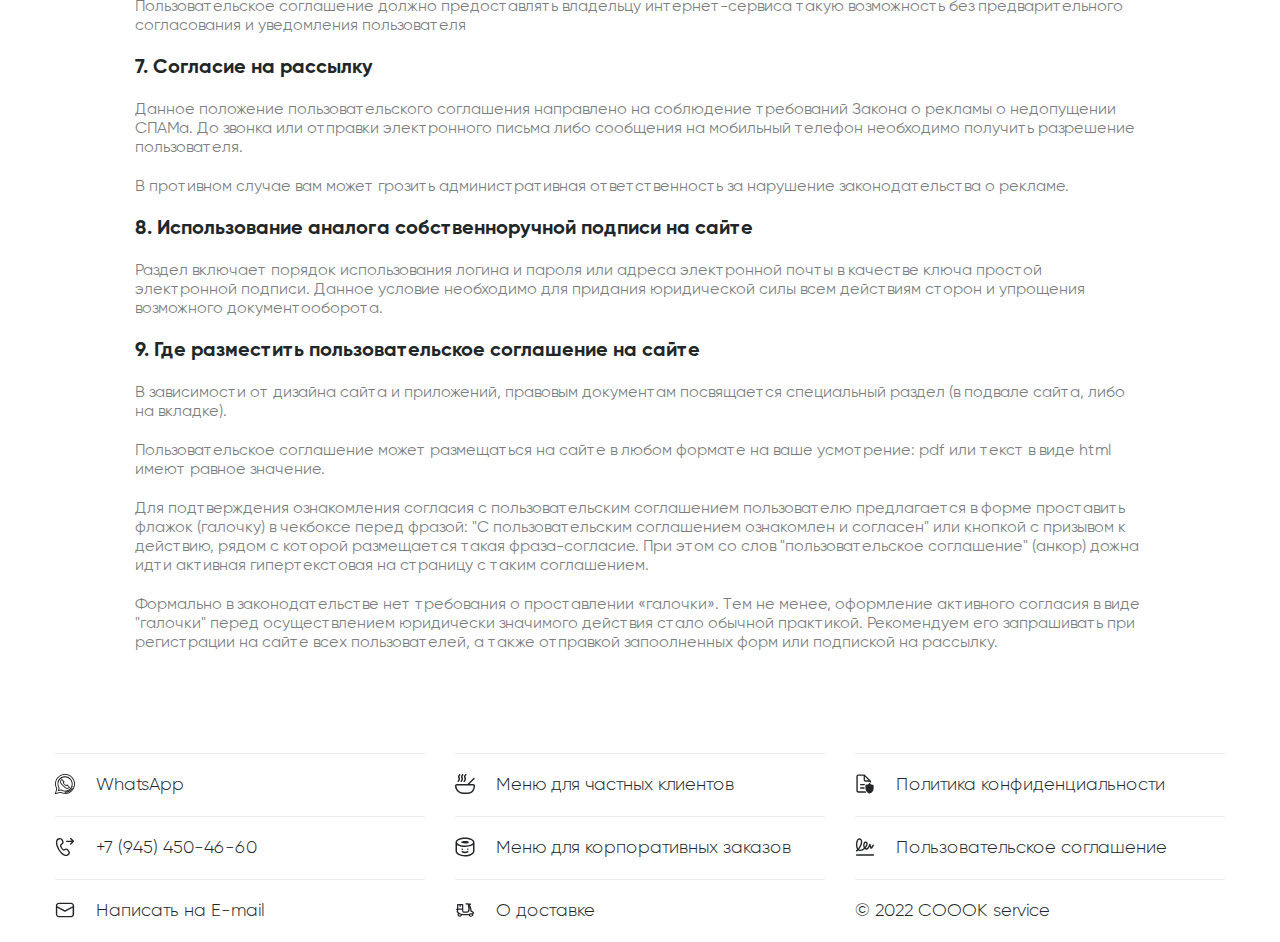
<file: pages/confidentiality/Terms_of_use.html>
<!DOCTYPE html>
<html lang="en">

<head>
    <meta charset="UTF-8">
    <meta http-equiv="X-UA-Compatible" content="IE=edge">
    <meta name="viewport" content="width=device-width, initial-scale=1.0">
    <link rel="stylesheet" href="../../css/style.css" />
    <link rel="stylesheet" href="../../font/stylesheet.css" />
    <title>Document</title>
</head>

<body>
    <section>
        <div class="private">
            <div class="container">
                <div class="private__flex">
                    <span class="private__span"> <a href="../../experiment.html" class="private__href">
                            &#8592</a></span>
                    <h3 class="private__title">
                        Пользовательское соглашение
                    </h3>
                </div>

                <div class="private__blok">
                    <span class="private__what">1. Общие условия пользовательского соглашения
                    </span>

                    <p class="private__suptitle">
                        1.1. В настоящем документе и вытекающих или связанным с ним отношениях Сторон применяются
                        следующие термины и
                        определения:

                        а) Платформа — программно-аппаратные средства, интегрированные с Сайтом Администрации;

                        б) Пользователь — дееспособное физическое лицо, присоединившееся к настоящему Соглашению в
                        собственном интересе либо
                        выступающее от имени и в интересах представляемого им юридического лица.

                        в) Сайт Администрации/ Сайт — интернет-сайты, размещенные в домене http:// источник и его
                        поддоменах.

                        г) Сервис — комплекс услуг и лицензия, предоставляемые Пользователю с использованием Платформы.

                        д) Соглашение - настоящее соглашение со всеми дополнениями и изменениями
                    </p>



                    <p class="private__suptitle">
                        1.2. Использование вами Сервиса любым способом и в любой форме в пределах его объявленных
                        функциональных возможностей,
                        включая:
                    </p>

                    <p class="private__sup">

                    <p class="private__name"> <span> &#8226;</span> просмотр размещенных на Сайте материалов;
                    </p>
                    <p class="private__name"> <span> &#8226;</span> регистрация и/или авторизация на Сайте,
                    </p>
                    <p class="private__name"> <span> &#8226;</span> размещение или отображение на Сайте любых
                        материалов, включая но не ограничиваясь такими как: тексты, гипертекстовые
                        ссылки, изображения, аудио и видео- файлы, сведения и/или иная информация</p>

                    </p>

                    <p class="private__suptitle">создает договор на условиях настоящего Соглашения в соответствии с
                        положениями ст.437 и 438 Гражданского кодекса
                        Российской Федерации.
                    </p>
                    <p class="private__suptitle">1.3. Воспользовавшись любой из указанных выше возможностей по
                        использованию Сервиса вы подтверждаете, что:
                    </p>

                    <p class="private__suptitle">
                        а) Ознакомились с условиями настоящего Соглашения в полном объеме до начала использования
                        Сервиса.
                    </p>
                    <p class="private__suptitle">
                        б) Принимаете все условия настоящего Соглашения в полном объеме без каких-либо изъятий и
                        ограничений
                        с вашей стороны и
                        обязуетесь их соблюдать или прекратить использование Сервиса. Если вы не согласны с условиями
                        настоящего Соглашения или
                        не имеете права на заключение договора на их основе, вам следует незамедлительно прекратить
                        любое
                        использование Сервиса.
                    </p>

                    <p class="private__suptitle">
                        в) Соглашение (в том числе любая из его частей) может быть изменено
                        Администрацией без какого-либо специального
                        уведомления. Новая редакция Соглашения вступает в силу с момента ее размещения на Сайте
                        Администрации либо доведения до
                        сведения Пользователя в иной удобной форме, если иное не предусмотрено новой редакцией
                        Соглашения.
                    </p>






                    <span class="private__what">
                        2. Условия использования сайта
                    </span>

                    <p class="private__suptitle">
                        2.1. Использование функциональных возможностей Сервиса допускается только после прохождения
                        Пользователем регистрации и
                        авторизации на Сайте в соответствии с установленной Администрацией процедурой.
                    </p>

                    <p class="private__suptitle">
                        2.2. Технические, организационные и коммерческие условия использования Сервиса, в том числе его
                        функциональных
                        возможностей доводятся до сведения Пользователей путем отдельного размещения на Сайте или путем
                        нотификации
                        Пользователей.
                    </p>

                    <p class="private__suptitle">
                        2.3. Выбранные Пользователем логин и пароль являются необходимой и достаточной информацией для
                        доступа Пользователя на
                        Сайт. Пользователь не имеет права передавать свои логин и пароль третьим лицам, несет полную
                        ответственность за их
                        сохранность, самостоятельно выбирая способ их хранения.
                    </p>


                    <span class="private__what">
                        3. Лицензия на использование сайта
                    </span>

                    <p class="private__suptitle">
                        В данном разеле описываются разрешенные способы использования Сайта и предоставляемого на его
                        основе Сервиса.
                        Безвозмездность лицензии препятствует применению Закона О защите прав потребителя в случае,
                        когда на стороне
                        пользователя – физическое лицо.
                    </p>

                    <span class="private__what">
                        4. Гарантии в пользовательтском соглашении
                    </span>

                    <p class="private__suptitle">
                        В разеле указываются гарантии и заверения со стороны пользователя о соблюдении требований
                        законодательства и
                        Пользовательского соглашения при использовании Сайта и Сервиса на его основе. Данные положения
                        необходимы, в частности,
                        для последующего возложения ответственности на пользователя за нарушения законодателства или
                        прав третьих лиц в связи с
                        публикацией на сайте противоправных материалов
                    </p>


                    <span class="private__what">
                        5. Лицензия на использование пользовательского контента
                    </span>

                    <p class="private__suptitle">
                        При организации социального сервиса или платформы для размещения пользователями различных
                        материалов в публичном доступе
                        необходимо оформлять лицензионное соглашение с каждым пользователем на использование его
                        материалов в рамках такого
                        Интернет-сервиса. Например разрешение пользователя на использование его фотографиии может
                        понадобиться для ее публикации
                        на страницах других пользователей и т.д.

                    </p>


                    <p class="private__suptitle">
                        Кроме того, получение лицензии подтверждает факт использования контента с разрешения
                        пользователя, который отвечает за
                        наличие у него полномочий на выдачу такой лицензии
                    </p>

                    <span class="private__what">
                        6. Ограничение ответственности за пользование сайтом
                    </span>

                    <p class="private__suptitle">
                        В Пользовательском соглашении необходимо с достаточной ясностью изложить условия об ограничении
                        ответственности за
                        предоставление и использование Сервиса, в том числе публикуемый с его использованием
                        пользовательский
                        контент.
                    </p>
                    <p class="private__suptitle">
                        Помимо этого, соблюдение требований федерального закона Об информации в редакции нового
                        антипиратского закона
                        предполагает удаление информационным посредником спорных материалов по первому обращению
                        правообладателя. Поэтому
                        Пользовательское соглашение должно предоставлять владельцу интернет-сервиса такую возможность
                        без предварительного
                        согласования и уведомления пользователя
                    </p>

                    <span class="private__what">
                        7. Согласие на рассылку
                    </span>
                    <p class="private__suptitle">
                        Данное положение пользовательского соглашения направлено на соблюдение требований Закона о
                        рекламы о недопущении
                        СПАМа.
                        До звонка или отправки электронного письма либо сообщения на мобильный телефон необходимо
                        получить разрешение
                        пользователя.
                    </p>
                    <p class="private__suptitle">
                        В противном случае вам может грозить административная ответственность за нарушение
                        законодательства о рекламе.
                    </p>


                    <span class="private__what">
                        8. Использование аналога собственноручной подписи на сайте
                    </span>
                    <p class="private__suptitle">
                        Раздел включает порядок использования логина и пароля или адреса электронной почты в качестве
                        ключа простой электронной
                        подписи. Данное условие необходимо для придания юридической силы всем действиям сторон и
                        упрощения возможного
                        документооборота.
                    </p>


                    <div class="private__margin">
                        <span class="private__what">
                            9. Где разместить пользовательское соглашение на сайте
                        </span>
                        <p class="private__suptitle">
                            В зависимости от дизайна сайта и приложений, правовым документам посвящается специальный раздел
                            (в подвале сайта, либо
                            на вкладке).
                        </p>
                        <p class="private__suptitle">
                            Пользовательское соглашение может размещаться на сайте в любом формате на ваше усмотрение: pdf
                            или текст в виде html
                            имеют равное значение.
                        </p>
                        <p class="private__suptitle">
                            Для подтверждения ознакомления согласия с пользовательским соглашением пользователю предлагается
                            в форме проставить
                            флажок (галочку) в чекбоксе перед фразой: "С пользовательским соглашением ознакомлен и согласен"
                            или кнопкой с призывом
                            к действию, рядом с которой размещается такая фраза-согласие. При этом со слов "пользовательское
                            соглашение" (анкор)
                            дожна идти активная гипертекстовая на страницу с таким соглашением.
                        </p>
                        <p class="private__suptitle">
                            Формально в законодательстве нет требования о проставлении «галочки». Тем не менее, оформление
                            активного согласия в виде
                            "галочки" перед осуществлением юридически значимого действия стало обычной практикой.
                            Рекомендуем его запрашивать при
                            регистрации на сайте всех пользователей, а также отправкой запоолненных форм или подпиской на
                            рассылку.
                        </p>
                    </div>
                </div>
            </div>
        </div>
    </section>

    <footer class="footer">
        <div class="container">
            <div class="footer__flex">
    
                <div class="footer__content">
    
                    <div class="footer__icon">
    
                        <ul class="footer__full">
                            <img class="footer__img" src="../../ascents/img/global/whatsapp-svgrepo-com.svg" alt="">
                            <li class="footer__title"><a class="footer__link" href="#">WhatsApp</a></li>
                        </ul>
    
                        <ul class="footer__full">
                            <img class="footer__img" src="../../ascents/img/global/telphone.svg" alt="">
                            <li class="footer__title"><a class="footer__link" href="#">+7 (945) 450-46-60</a></li>
                        </ul>
    
                        <ul class="footer__full">
                            <img class="footer__img" src="../../ascents/img/global/emaill.svg" alt="">
                            <li class="footer__title"><a class="footer__link" href="#">Написать на E-mail</a></li>
                        </ul>
    
                    </div>
    
                    <div class="footer__center">
    
                        <ul class="footer__full">
                            <img class="footer__img" src="../../ascents/img/global/menu.svg" alt="">
                            <li class="footer__title"><a class="footer__link" href="#">Меню для частных клиентов</a>
                            </li>
                        </ul>
    
                        <ul class="footer__full">
                            <img class="footer__img" src="../../ascents/img/global/menucorpo.svg" alt="">
                            <li class="footer__title"><a class="footer__link" href="#">Меню для корпоративных
                                    заказов</a> </li>
                        </ul>
    
                        <ul class="footer__full">
                            <img class="footer__img" src="../../ascents/img/global/ckuter.svg" alt="">
                            <li class="footer__title"><a class="footer__link" href="#">О доставке</a> </li>
                        </ul>
    
                    </div>
                    <div class="footer__wrap">
    
                        <div class="footer__rigt">
    
                            <ul class="footer__full">
                                <img class="footer__img" src="../../ascents/img/global/conditionality.svg" alt="">
                                <li class="footer__title"><a class="footer__link"
                                        href="./pages/confidentiality/private.html">Политика конфиденциальности</a>
                                </li>
                            </ul>
    
                            <ul class="footer__full">
                                <img class="footer__img" src="../../ascents/img/global/signature.svg" alt="">
                                <li class="footer__title"><a class="footer__link"
                                        href="./pages/confidentiality/Terms_of_use.html">
                                        Пользовательское
                                        соглашение</a> </li>
                            </ul>
    
                            <ul class="footer__full">
                                <li class="footer__suptitle">© 2022 COOOK service</li>
                            </ul>
    
                        </div>
                    </div>
    
                </div>
    
            </div>
    
    </footer>
</body>

</html>
</file>
<file: font/stylesheet.css>
@font-face {
    font-family: 'Gilroy';
    src: url('Gilroy-Regular.eot');
    src: local('Gilroy Regular'), local('Gilroy-Regular'),
        url('Gilroy-Regular.eot?#iefix') format('embedded-opentype'),
        url('Gilroy-Regular.woff2') format('woff2'),
        url('Gilroy-Regular.woff') format('woff'),
        url('Gilroy-Regular.ttf') format('truetype');
    font-weight: normal;
    font-style: normal;
}

@font-face {
    font-family: 'Gilroy';
    src: url('Gilroy-ExtraboldItalic.eot');
    src: local('Gilroy Extrabold Italic'), local('Gilroy-ExtraboldItalic'),
        url('Gilroy-ExtraboldItalic.eot?#iefix') format('embedded-opentype'),
        url('Gilroy-ExtraboldItalic.woff2') format('woff2'),
        url('Gilroy-ExtraboldItalic.woff') format('woff'),
        url('Gilroy-ExtraboldItalic.ttf') format('truetype');
    font-weight: 800;
    font-style: italic;
}

@font-face {
    font-family: 'Gilroy';
    src: url('Gilroy-Bold.eot');
    src: local('Gilroy Bold'), local('Gilroy-Bold'),
        url('Gilroy-Bold.eot?#iefix') format('embedded-opentype'),
        url('Gilroy-Bold.woff2') format('woff2'),
        url('Gilroy-Bold.woff') format('woff'),
        url('Gilroy-Bold.ttf') format('truetype');
    font-weight: bold;
    font-style: normal;
}

@font-face {
    font-family: 'Gilroy';
    src: url('Gilroy-Black.eot');
    src: local('Gilroy Black'), local('Gilroy-Black'),
        url('Gilroy-Black.eot?#iefix') format('embedded-opentype'),
        url('Gilroy-Black.woff2') format('woff2'),
        url('Gilroy-Black.woff') format('woff'),
        url('Gilroy-Black.ttf') format('truetype');
    font-weight: 900;
    font-style: normal;
}

@font-face {
    font-family: 'Gilroy';
    src: url('Gilroy-Light.eot');
    src: local('Gilroy Light'), local('Gilroy-Light'),
        url('Gilroy-Light.eot?#iefix') format('embedded-opentype'),
        url('Gilroy-Light.woff2') format('woff2'),
        url('Gilroy-Light.woff') format('woff'),
        url('Gilroy-Light.ttf') format('truetype');
    font-weight: 300;
    font-style: normal;
}

@font-face {
    font-family: 'Gilroy';
    src: url('Gilroy-Semibold.eot');
    src: local('Gilroy Semibold'), local('Gilroy-Semibold'),
        url('Gilroy-Semibold.eot?#iefix') format('embedded-opentype'),
        url('Gilroy-Semibold.woff2') format('woff2'),
        url('Gilroy-Semibold.woff') format('woff'),
        url('Gilroy-Semibold.ttf') format('truetype');
    font-weight: 600;
    font-style: normal;
}

@font-face {
    font-family: 'Gilroy';
    src: url('Gilroy-Medium.eot');
    src: local('Gilroy Medium'), local('Gilroy-Medium'),
        url('Gilroy-Medium.eot?#iefix') format('embedded-opentype'),
        url('Gilroy-Medium.woff2') format('woff2'),
        url('Gilroy-Medium.woff') format('woff'),
        url('Gilroy-Medium.ttf') format('truetype');
    font-weight: 500;
    font-style: normal;
}

@font-face {
    font-family: 'Gilroy';
    src: url('Gilroy-MediumItalic.eot');
    src: local('Gilroy Medium Italic'), local('Gilroy-MediumItalic'),
        url('Gilroy-MediumItalic.eot?#iefix') format('embedded-opentype'),
        url('Gilroy-MediumItalic.woff2') format('woff2'),
        url('Gilroy-MediumItalic.woff') format('woff'),
        url('Gilroy-MediumItalic.ttf') format('truetype');
    font-weight: 500;
    font-style: italic;
}

@font-face {
    font-family: 'Gilroy';
    src: url('Gilroy-BlackItalic.eot');
    src: local('Gilroy Black Italic'), local('Gilroy-BlackItalic'),
        url('Gilroy-BlackItalic.eot?#iefix') format('embedded-opentype'),
        url('Gilroy-BlackItalic.woff2') format('woff2'),
        url('Gilroy-BlackItalic.woff') format('woff'),
        url('Gilroy-BlackItalic.ttf') format('truetype');
    font-weight: 900;
    font-style: italic;
}

@font-face {
    font-family: 'Gilroy';
    src: url('Gilroy-UltraLight.eot');
    src: local('Gilroy UltraLight'), local('Gilroy-UltraLight'),
        url('Gilroy-UltraLight.eot?#iefix') format('embedded-opentype'),
        url('Gilroy-UltraLight.woff2') format('woff2'),
        url('Gilroy-UltraLight.woff') format('woff'),
        url('Gilroy-UltraLight.ttf') format('truetype');
    font-weight: 200;
    font-style: normal;
}

@font-face {
    font-family: 'Gilroy';
    src: url('Gilroy-RegularItalic.eot');
    src: local('Gilroy Regular Italic'), local('Gilroy-RegularItalic'),
        url('Gilroy-RegularItalic.eot?#iefix') format('embedded-opentype'),
        url('Gilroy-RegularItalic.woff2') format('woff2'),
        url('Gilroy-RegularItalic.woff') format('woff'),
        url('Gilroy-RegularItalic.ttf') format('truetype');
    font-weight: normal;
    font-style: italic;
}

@font-face {
    font-family: 'Gilroy';
    src: url('Gilroy-SemiboldItalic.eot');
    src: local('Gilroy Semibold Italic'), local('Gilroy-SemiboldItalic'),
        url('Gilroy-SemiboldItalic.eot?#iefix') format('embedded-opentype'),
        url('Gilroy-SemiboldItalic.woff2') format('woff2'),
        url('Gilroy-SemiboldItalic.woff') format('woff'),
        url('Gilroy-SemiboldItalic.ttf') format('truetype');
    font-weight: 600;
    font-style: italic;
}

@font-face {
    font-family: 'Gilroy';
    src: url('Gilroy-HeavyItalic.eot');
    src: local('Gilroy Heavy Italic'), local('Gilroy-HeavyItalic'),
        url('Gilroy-HeavyItalic.eot?#iefix') format('embedded-opentype'),
        url('Gilroy-HeavyItalic.woff2') format('woff2'),
        url('Gilroy-HeavyItalic.woff') format('woff'),
        url('Gilroy-HeavyItalic.ttf') format('truetype');
    font-weight: 900;
    font-style: italic;
}

@font-face {
    font-family: 'Gilroy';
    src: url('Gilroy-Extrabold.eot');
    src: local('Gilroy Extrabold'), local('Gilroy-Extrabold'),
        url('Gilroy-Extrabold.eot?#iefix') format('embedded-opentype'),
        url('Gilroy-Extrabold.woff2') format('woff2'),
        url('Gilroy-Extrabold.woff') format('woff'),
        url('Gilroy-Extrabold.ttf') format('truetype');
    font-weight: 800;
    font-style: normal;
}

@font-face {
    font-family: 'Gilroy';
    src: url('Gilroy-BoldItalic.eot');
    src: local('Gilroy Bold Italic'), local('Gilroy-BoldItalic'),
        url('Gilroy-BoldItalic.eot?#iefix') format('embedded-opentype'),
        url('Gilroy-BoldItalic.woff2') format('woff2'),
        url('Gilroy-BoldItalic.woff') format('woff'),
        url('Gilroy-BoldItalic.ttf') format('truetype');
    font-weight: bold;
    font-style: italic;
}

@font-face {
    font-family: 'Gilroy';
    src: url('Gilroy-UltraLightItalic.eot');
    src: local('Gilroy UltraLight Italic'), local('Gilroy-UltraLightItalic'),
        url('Gilroy-UltraLightItalic.eot?#iefix') format('embedded-opentype'),
        url('Gilroy-UltraLightItalic.woff2') format('woff2'),
        url('Gilroy-UltraLightItalic.woff') format('woff'),
        url('Gilroy-UltraLightItalic.ttf') format('truetype');
    font-weight: 200;
    font-style: italic;
}

@font-face {
    font-family: 'Gilroy';
    src: url('Gilroy-LightItalic.eot');
    src: local('Gilroy Light Italic'), local('Gilroy-LightItalic'),
        url('Gilroy-LightItalic.eot?#iefix') format('embedded-opentype'),
        url('Gilroy-LightItalic.woff2') format('woff2'),
        url('Gilroy-LightItalic.woff') format('woff'),
        url('Gilroy-LightItalic.ttf') format('truetype');
    font-weight: 300;
    font-style: italic;
}

@font-face {
    font-family: 'Gilroy';
    src: url('Gilroy-Heavy.eot');
    src: local('Gilroy Heavy'), local('Gilroy-Heavy'),
        url('Gilroy-Heavy.eot?#iefix') format('embedded-opentype'),
        url('Gilroy-Heavy.woff2') format('woff2'),
        url('Gilroy-Heavy.woff') format('woff'),
        url('Gilroy-Heavy.ttf') format('truetype');
    font-weight: 900;
    font-style: normal;
}

@font-face {
    font-family: 'Gilroy';
    src: url('Gilroy-Thin.eot');
    src: local('Gilroy Thin'), local('Gilroy-Thin'),
        url('Gilroy-Thin.eot?#iefix') format('embedded-opentype'),
        url('Gilroy-Thin.woff2') format('woff2'),
        url('Gilroy-Thin.woff') format('woff'),
        url('Gilroy-Thin.ttf') format('truetype');
    font-weight: 100;
    font-style: normal;
}

@font-face {
    font-family: 'Gilroy';
    src: url('Gilroy-ThinItalic.eot');
    src: local('Gilroy Thin Italic'), local('Gilroy-ThinItalic'),
        url('Gilroy-ThinItalic.eot?#iefix') format('embedded-opentype'),
        url('Gilroy-ThinItalic.woff2') format('woff2'),
        url('Gilroy-ThinItalic.woff') format('woff'),
        url('Gilroy-ThinItalic.ttf') format('truetype');
    font-weight: 100;
    font-style: italic;
}
</file>
<file: css/style.css>
body {
  margin: 0;
  padding: 0;
  font-family: "Gilroy";
}

.container {
  max-width: 1170px;
  margin: 0 auto;
}

h1,
h2,
h3,
h4,
h5,
h6,
p,
ul {
  margin: 0;
  padding: 0;
}

button {
  border: none;
}

input {
  outline: none;
  border: none;
}

a {
  text-decoration: none;
}

li {
  list-style: none;
}

.row {
  display: flex;
  align-items: center;
  justify-content: space-between;
}

.center {
  display: flex;
  align-items: center;
  justify-content: center;
}

.catalog__hat {
  display: flex;
  gap: 10px;
  margin-bottom: 72px;
}
.catalog__hat--item {
  padding: 9px 20px;
  font-weight: 300;
  font-size: 16px;
  color: #212629;
  background: #E9E9E9;
  box-shadow: 1px 1px 4px rgba(0, 0, 0, 0.08), -1px -1px 6px rgba(255, 255, 255, 0.5), -5px -5px 20px #ffffff, 5px 5px 20px #d3d3d3;
  border-radius: 99px;
  cursor: pointer;
}
.catalog__hat--item:hover {
  box-shadow: inset -1px -1px 3px rgba(255, 255, 255, 0.8), inset -6px -6px 5px rgba(255, 255, 255, 0.3), inset 1px 1px 3px rgba(0, 0, 0, 0.15), inset 6px 6px 5px rgba(0, 0, 0, 0.06);
}
.catalog__list--title {
  font-weight: 700;
  font-size: 36px;
  color: #212629;
  margin-bottom: 40px;
}
.catalog__list--wrapper {
  margin-bottom: 110px;
  flex-wrap: wrap;
}
.catalog__block {
  max-width: 370px;
}
.catalog__block--top {
  background: #FE724B;
  width: 100%;
  height: 370px;
  border-radius: 40px 40px 0px 0px;
  position: relative;
  overflow: hidden;
}
.catalog__food--image {
  width: 370px;
}
.catalog__icon--like {
  position: absolute;
  top: 23px;
  left: 20px;
  z-index: 999;
}
.catalog__block--spicy {
  position: absolute;
  bottom: -10px;
  left: 20px;
  width: 40px;
  height: 40px;
  background: #fff;
  border-radius: 50%;
  box-shadow: 10px 10px 10px rgba(0, 0, 0, 0.15);
}
.catalog__block--bottom {
  padding: 20px;
}

.footer__title {
  margin-left: 21px;
  margin-top: 20px;
  font-weight: 300;
  font-size: 18px;
  color: #212629;
}
.footer__suptitle {
  margin-top: 20px;
  font-weight: 300;
  font-size: 18px;
  color: #212629;
}
.footer__img {
  margin-top: 20px;
  width: 20px;
  height: 20px;
}
.footer__left {
  border-top: 1px solid rgba(22, 22, 22, 0.08);
}
.footer__full {
  display: flex;
  margin-bottom: 20px;
}
.footer__content {
  display: flex;
  justify-content: space-between;
}
.footer__full {
  border-top: 1px solid rgba(22, 22, 22, 0.08);
  width: 370px;
}
.footer__link {
  color: #212629;
}
.footer__link:hover {
  cursor: pointer;
  color: #25D366;
  transition: 0.7s;
}

.private__margin {
  margin-bottom: 100px;
}
.private__title {
  font-family: "Gilroy";
  font-weight: 700;
  font-size: 40px;
  color: #212629;
  margin-left: 30px;
}
.private__flex {
  display: flex;
  align-items: center;
}
.private__span {
  cursor: pointer;
  font-size: 25px;
  font-weight: 500;
  color: #212629;
}
.private__span:hover {
  color: #25D366;
  transition: 0.7s;
}
.private__blok {
  max-width: 1070px;
  padding: 0px 80px;
  margin-top: 46px;
}
.private__what {
  font-weight: 700;
  font-size: 20px;
  color: #212629;
}
.private__suptitle {
  margin-bottom: 20px;
  margin-top: 20px;
  color: rgba(33, 38, 41, 0.6);
}
.private__name {
  margin-left: 20px;
  color: rgba(33, 38, 41, 0.6);
}
@media screen and (max-width: 800px) {
  .private .private__blok {
    padding: 0px 40px;
  }
  .private .private__suptitle, .private .private__name {
    font-weight: 300;
    font-size: 13px;
  }
  .private .private__what {
    font-weight: 500;
    font-size: 18px;
  }
  .private .private__title {
    font-weight: 600;
    font-size: 35px;
  }
}
@media screen and (max-width: 500px) {
  .private .private__span {
    font-size: 20px;
    font-weight: 300;
  }
  .private .private__blok {
    padding: 0px 25px;
  }
  .private .private__title {
    font-weight: 500;
    font-size: 25px;
    text-align: center;
  }
  .private .private__suptitle, .private .private__name {
    font-weight: 200;
    font-size: 11px;
  }
  .private .private__what {
    font-weight: 400;
    font-size: 15px;
  }
}
@media screen and (max-width: 400px) {
  .private .private__blok {
    padding: 0px 10px;
  }
  .private .private__title {
    font-weight: 400;
    font-size: 20px;
    text-align: center;
  }
  .private .private__suptitle, .private .private__name {
    font-weight: 200;
    font-size: 10px;
  }
  .private .private__what {
    font-weight: 300;
    font-size: 15px;
  }
}

@media screen and (max-width: 1024px) {
  .footer__left {
    border-top: none;
  }
  .footer__full {
    border-top: none;
    width: auto;
  }
}
@media screen and (max-width: 1200px) {
  .container {
    padding: 0 30px;
  }
}
@media screen and (max-width: 900px) {
  .container {
    padding: 0 20px;
  }
}
@media screen and (max-width: 600px) {
  .container {
    padding: 0 10px;
  }
}/*# sourceMappingURL=style.css.map */
</file>
